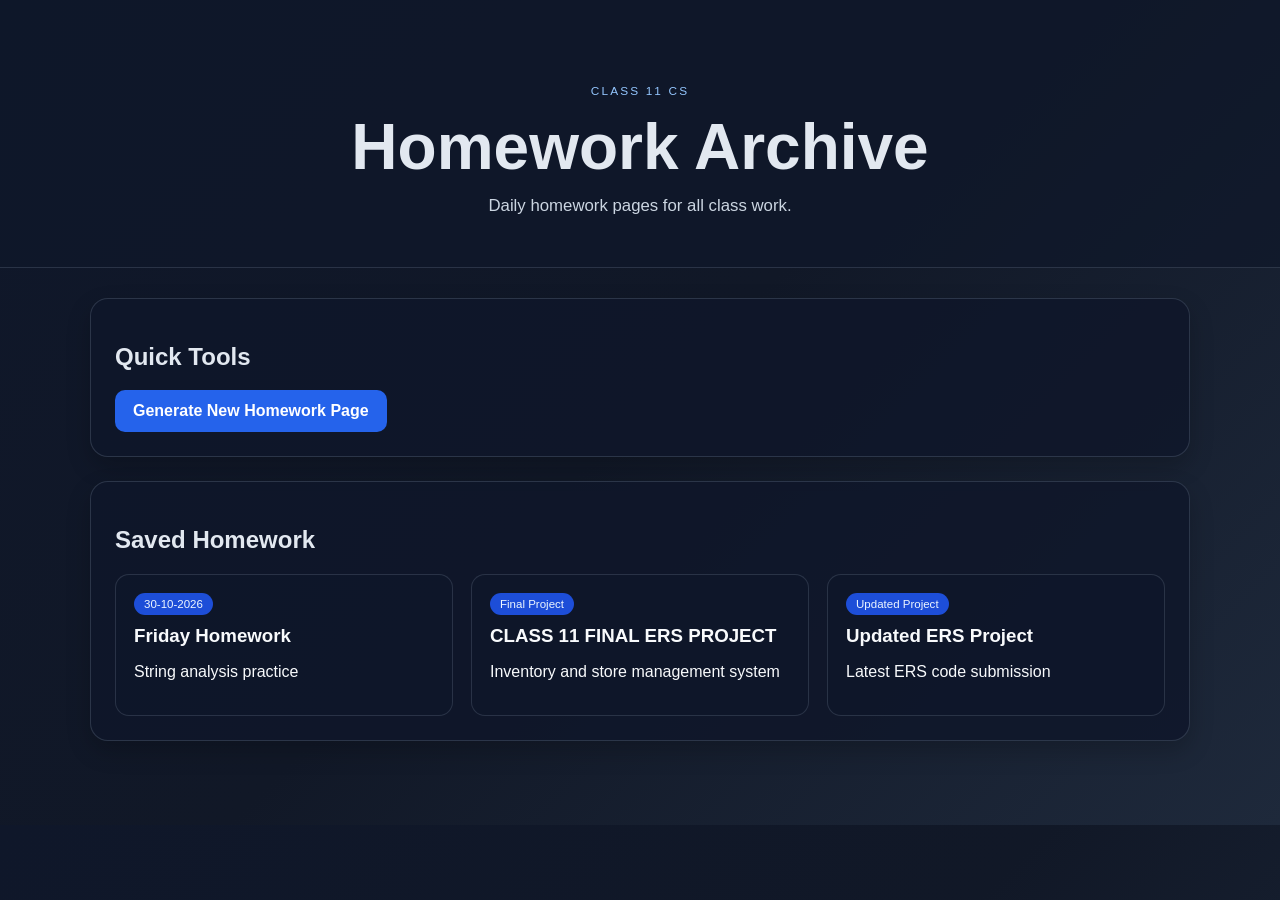
<file: index.html>
<!DOCTYPE html>
<html lang="en">
<head>
  <meta charset="UTF-8" />
  <meta name="viewport" content="width=device-width, initial-scale=1.0" />
  <title>Class 11 CS Homework Archive</title>
  <link rel="stylesheet" href="style.css" />
</head>
<body>
  <header class="hero">
    <div class="container narrow">
      <p class="eyebrow">Class 11 CS</p>
      <h1>Homework Archive</h1>
      <p class="subtitle">Daily homework pages for all class work.</p>
    </div>
  </header>

  <main class="container">
    <section class="panel actions-panel">
      <h2>Quick Tools</h2>
      <div class="button-row">
        <a class="btn primary" href="generator.html">Generate New Homework Page</a>
      </div>
    </section>

    <section class="panel archive-panel">
      <h2>Saved Homework</h2>
      <div class="entry-list">
        <a class="entry-card" href="pages/2026-10-30.html">
          <span class="date-pill">30-10-2026</span>
          <h3>Friday Homework</h3>
          <p>String analysis practice</p>
        </a>
        <a class="entry-card" href="pages/class-11-final-ers-project.html">
          <span class="date-pill">Final Project</span>
          <h3>CLASS 11 FINAL ERS PROJECT</h3>
          <p>Inventory and store management system</p>
        </a>
        <a class="entry-card" href="pages/updated-ers-project.html">
          <span class="date-pill">Updated Project</span>
          <h3>Updated ERS Project</h3>
          <p>Latest ERS code submission</p>
        </a>
      </div>
    </section>
  </main>
</body>
</html>
</file>
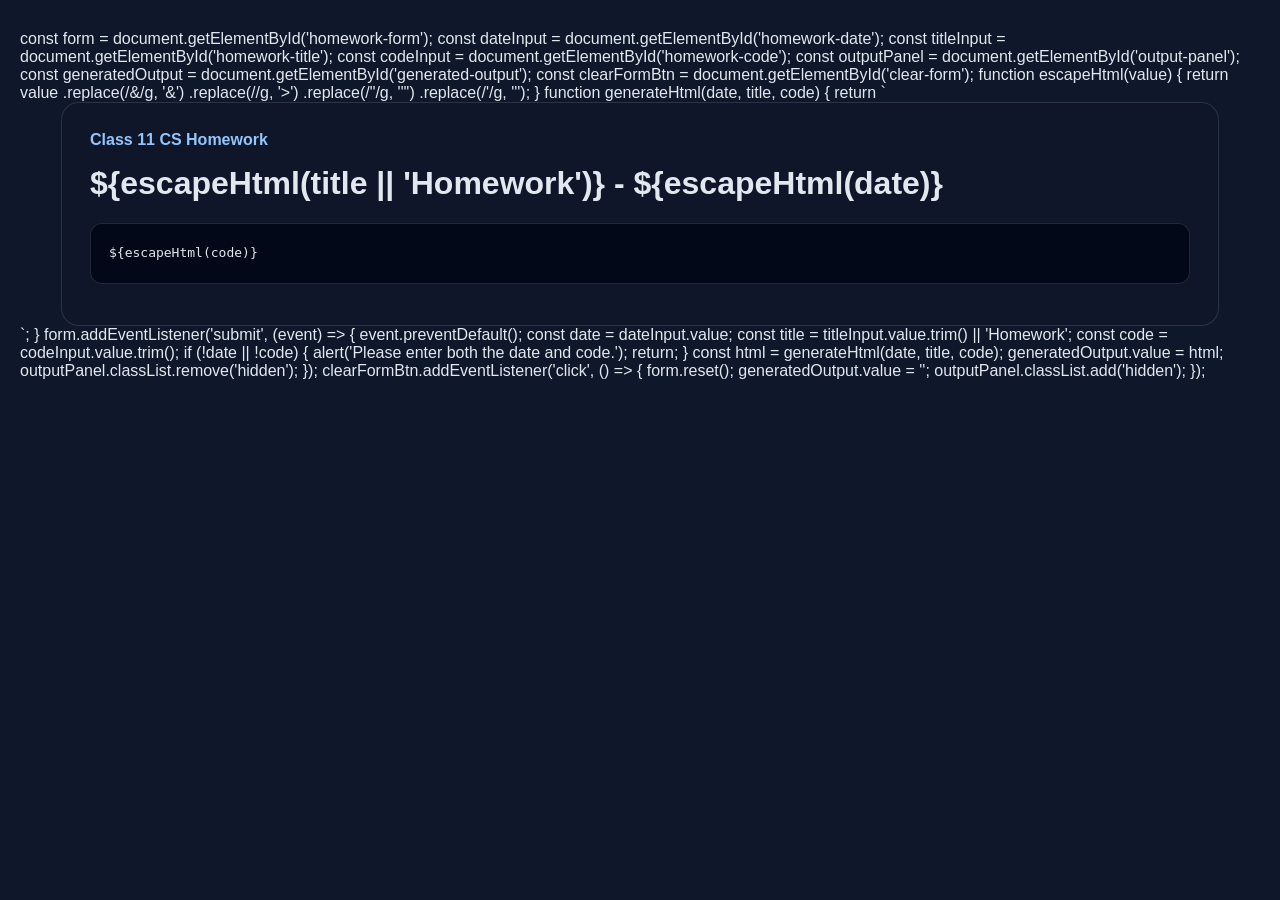
<file: pages/2026-10-30.html>
const form = document.getElementById('homework-form');
const dateInput = document.getElementById('homework-date');
const titleInput = document.getElementById('homework-title');
const codeInput = document.getElementById('homework-code');
const outputPanel = document.getElementById('output-panel');
const generatedOutput = document.getElementById('generated-output');
const clearFormBtn = document.getElementById('clear-form');

function escapeHtml(value) {
  return value
    .replace(/&/g, '&amp;')
    .replace(/</g, '&lt;')
    .replace(/>/g, '&gt;')
    .replace(/"/g, '&quot;')
    .replace(/'/g, '&#039;');
}

function generateHtml(date, title, code) {
  return `<!DOCTYPE html>
<html lang="en">
<head>
  <meta charset="UTF-8" />
  <meta name="viewport" content="width=device-width, initial-scale=1.0" />
  <title>${escapeHtml(title || 'Homework')} - ${escapeHtml(date)}</title>
  <style>
    body {
      margin: 0;
      font-family: Arial, Helvetica, sans-serif;
      background: #0f172a;
      color: #e2e8f0;
      padding: 30px 20px;
    }
    .container {
      max-width: 1100px;
      margin: 0 auto;
      background: rgba(15, 23, 42, 0.8);
      border: 1px solid rgba(148, 163, 184, 0.2);
      border-radius: 18px;
      padding: 28px;
    }
    h1 {
      margin-top: 0;
      font-size: 2rem;
    }
    .meta {
      color: #93c5fd;
      font-weight: bold;
      margin-bottom: 16px;
    }
    pre {
      background: #020817;
      color: #e2e8f0;
      border-radius: 12px;
      padding: 18px;
      overflow-x: auto;
      white-space: pre-wrap;
      word-wrap: break-word;
      line-height: 1.7;
      border: 1px solid rgba(148, 163, 184, 0.2);
    }
  </style>
</head>
<body>
  <div class="container">
    <div class="meta">Class 11 CS Homework</div>
    <h1>${escapeHtml(title || 'Homework')} - ${escapeHtml(date)}</h1>
    <pre><code>${escapeHtml(code)}</code></pre>
  </div>
</body>
</html>`;
}

form.addEventListener('submit', (event) => {
  event.preventDefault();

  const date = dateInput.value;
  const title = titleInput.value.trim() || 'Homework';
  const code = codeInput.value.trim();

  if (!date || !code) {
    alert('Please enter both the date and code.');
    return;
  }

  const html = generateHtml(date, title, code);
  generatedOutput.value = html;
  outputPanel.classList.remove('hidden');
});

clearFormBtn.addEventListener('click', () => {
  form.reset();
  generatedOutput.value = '';
  outputPanel.classList.add('hidden');
});
</file>
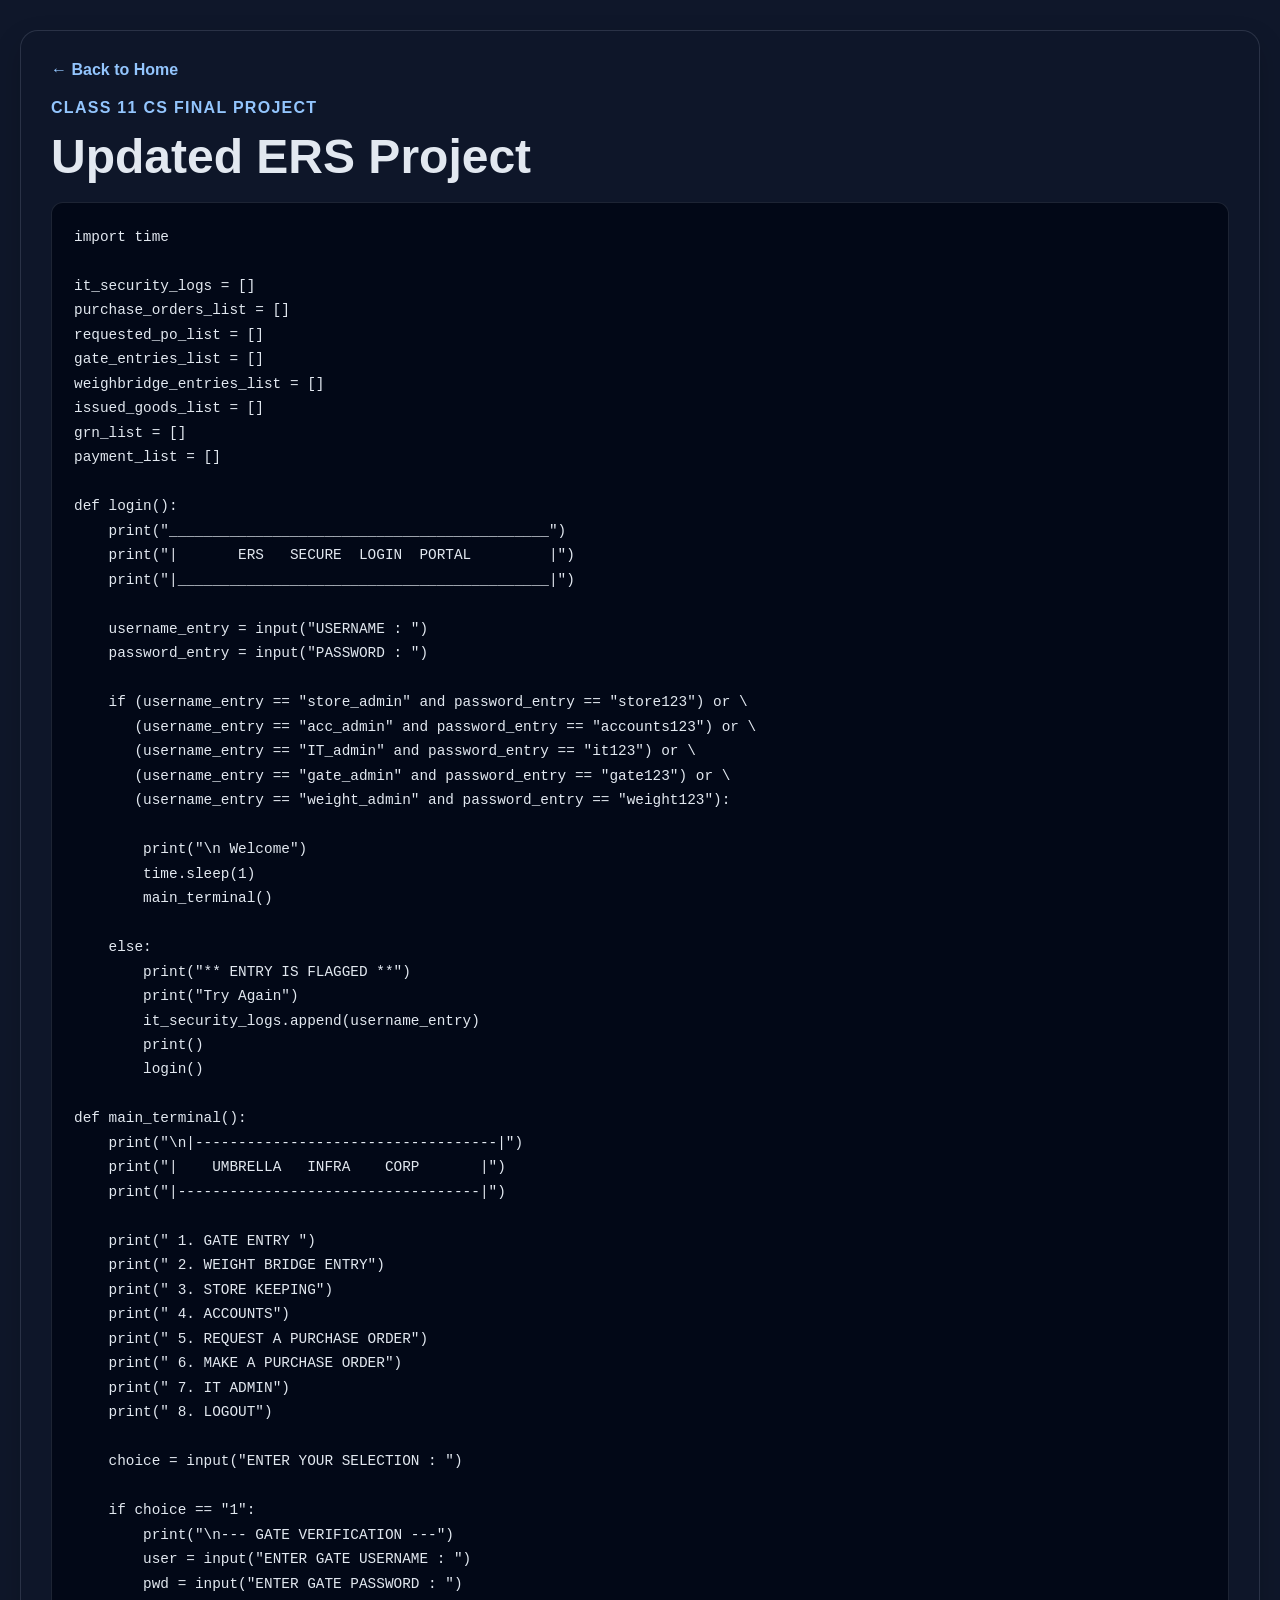
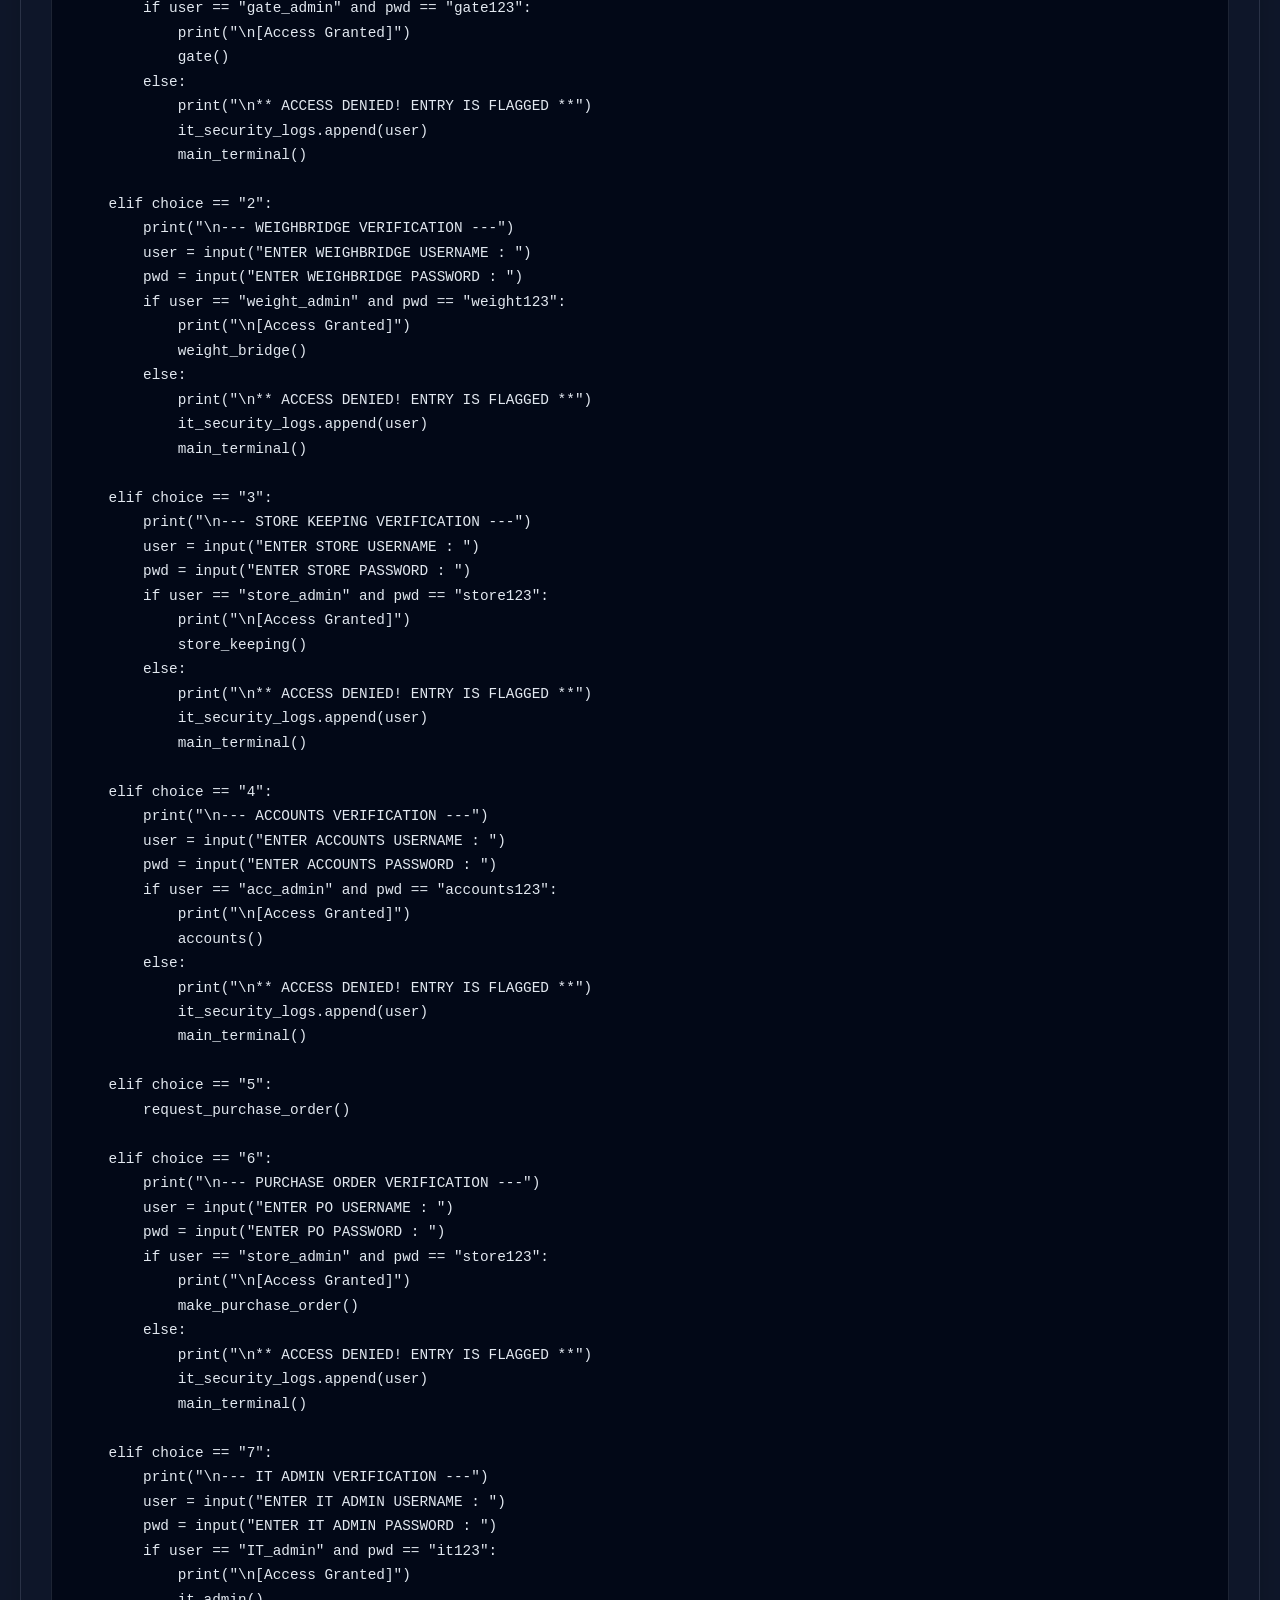
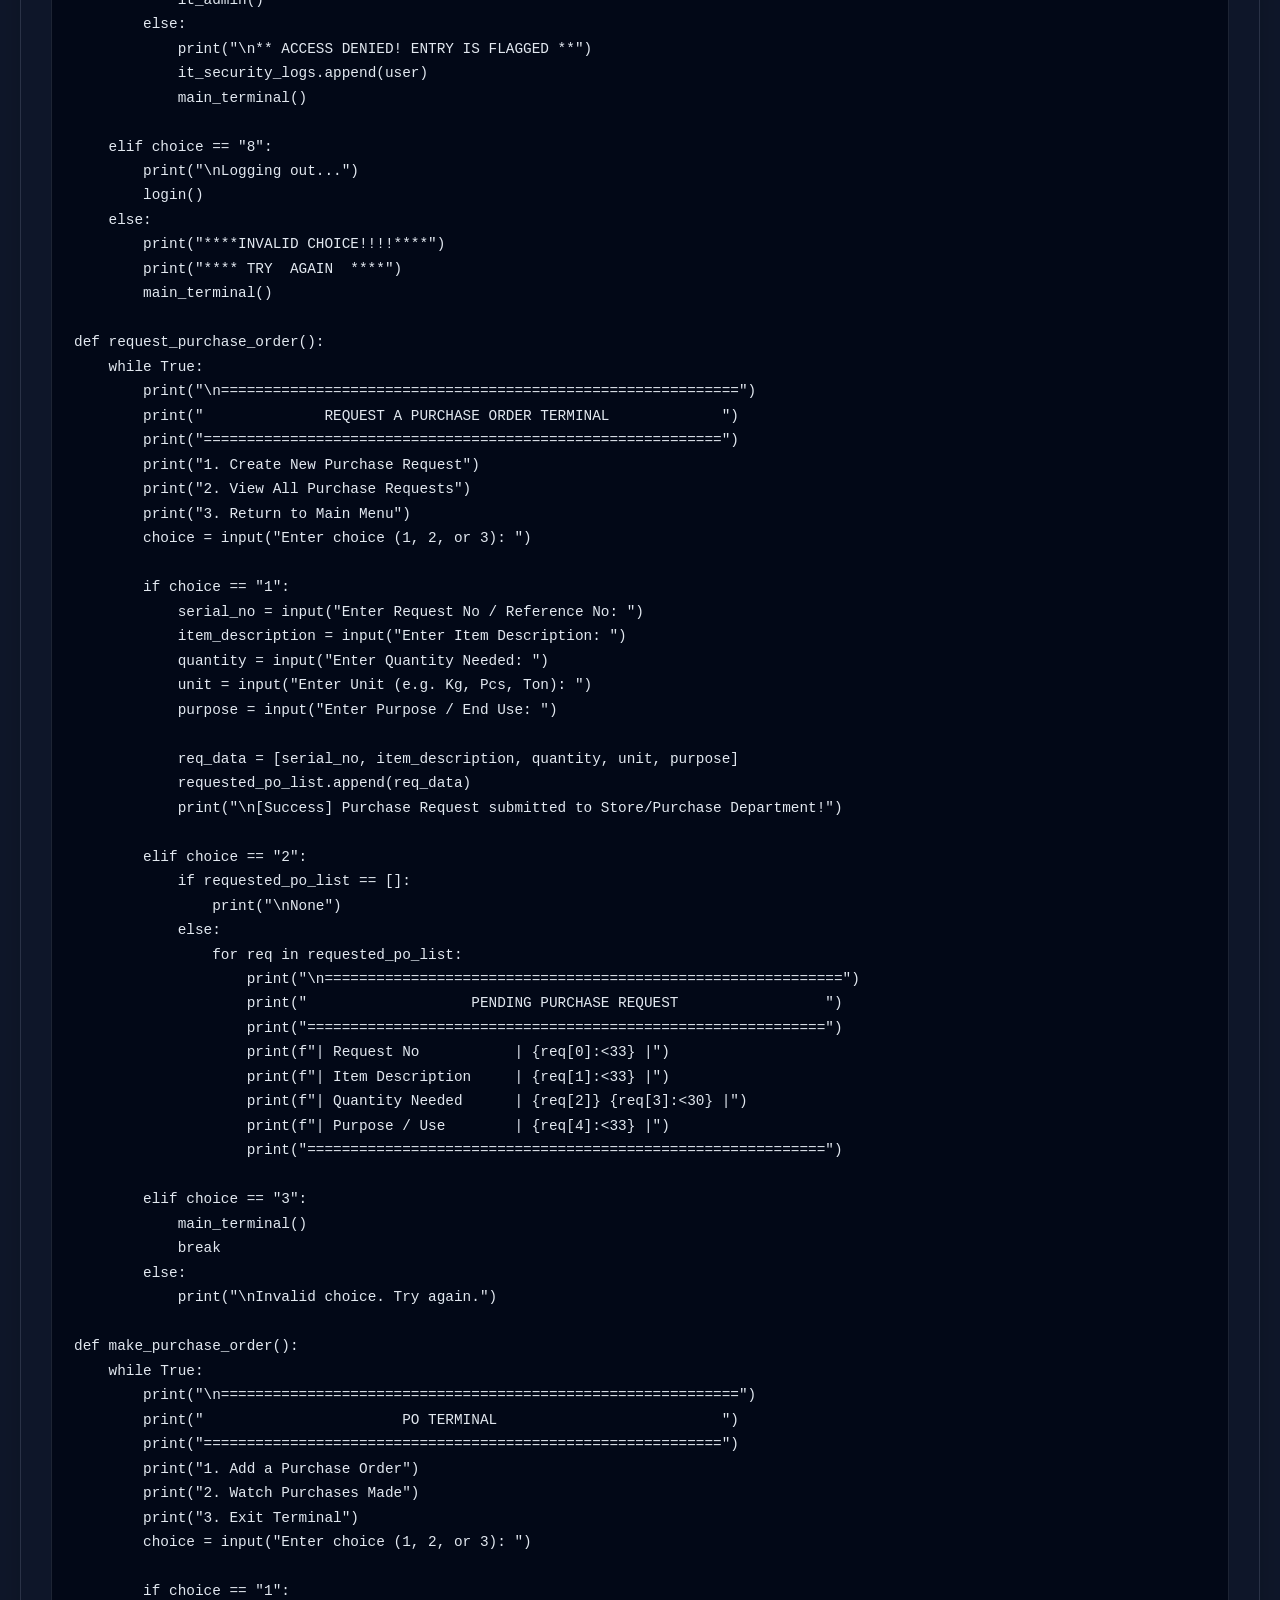
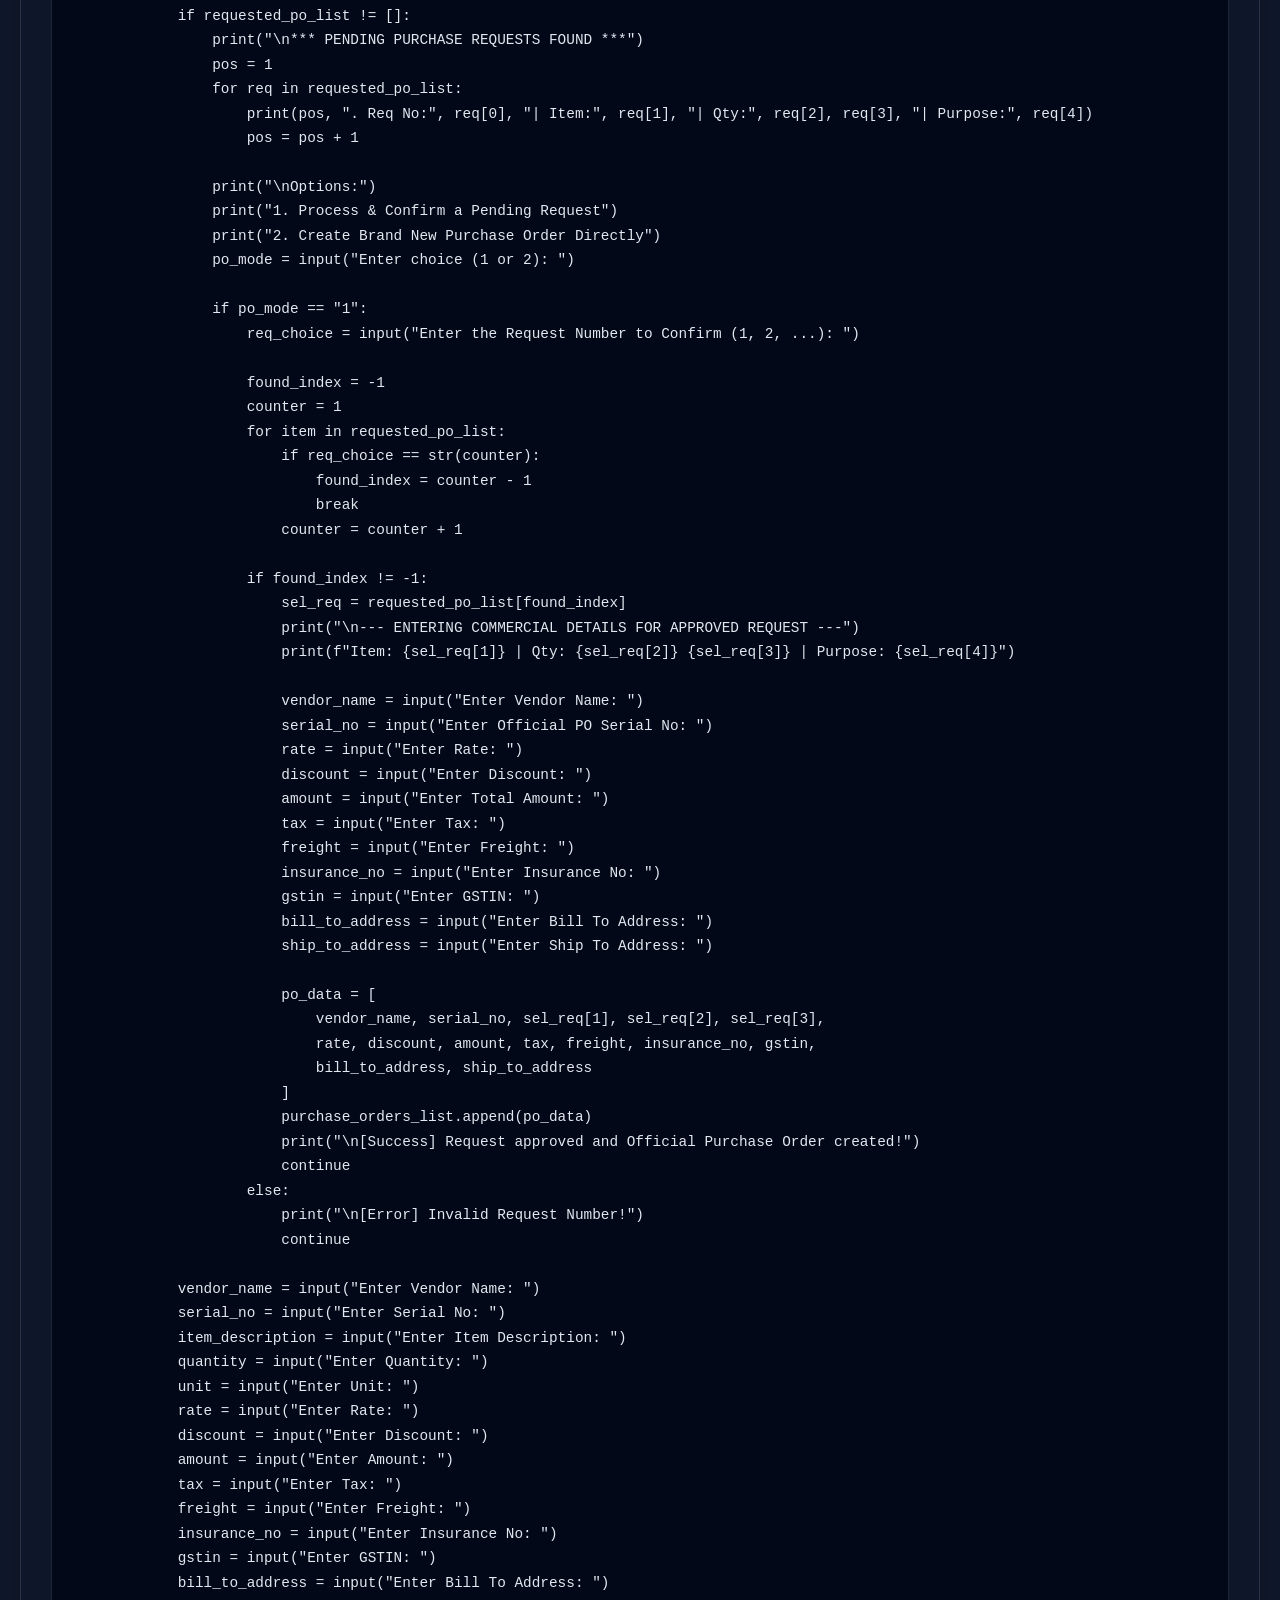
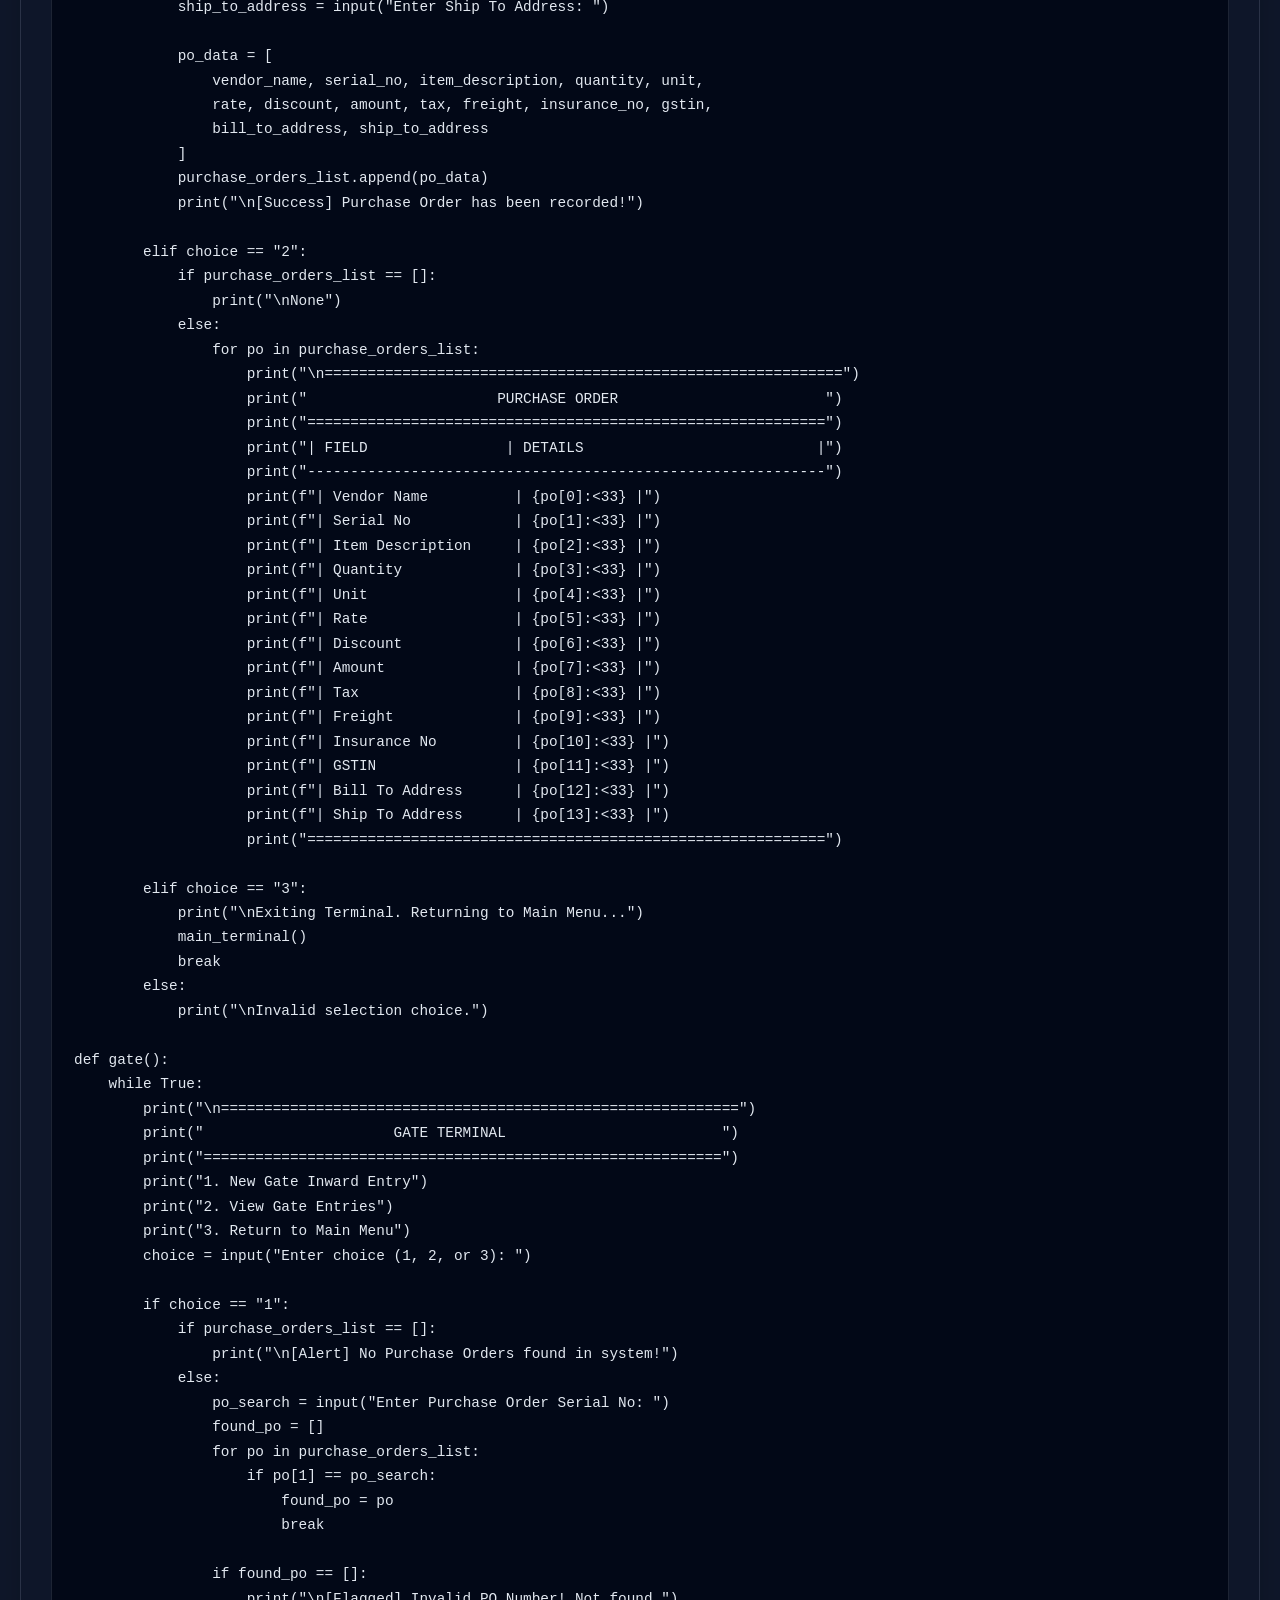
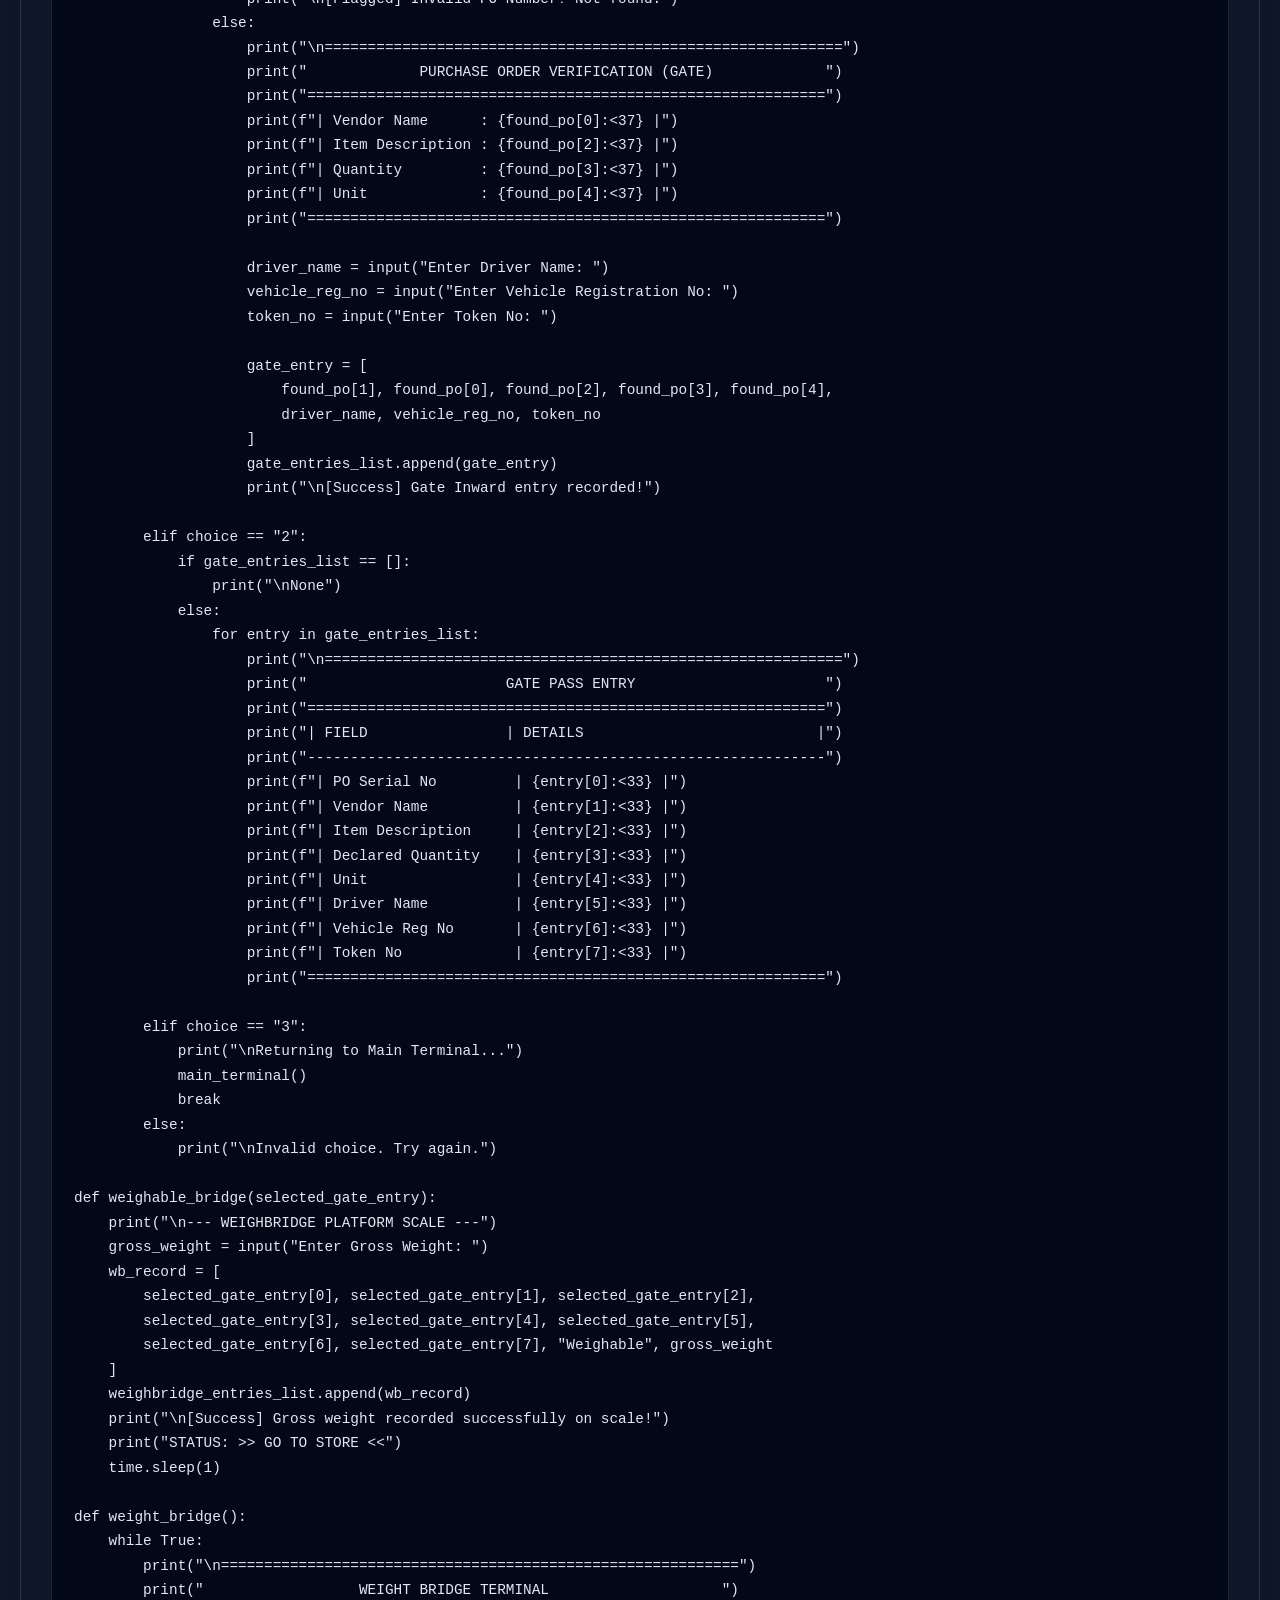
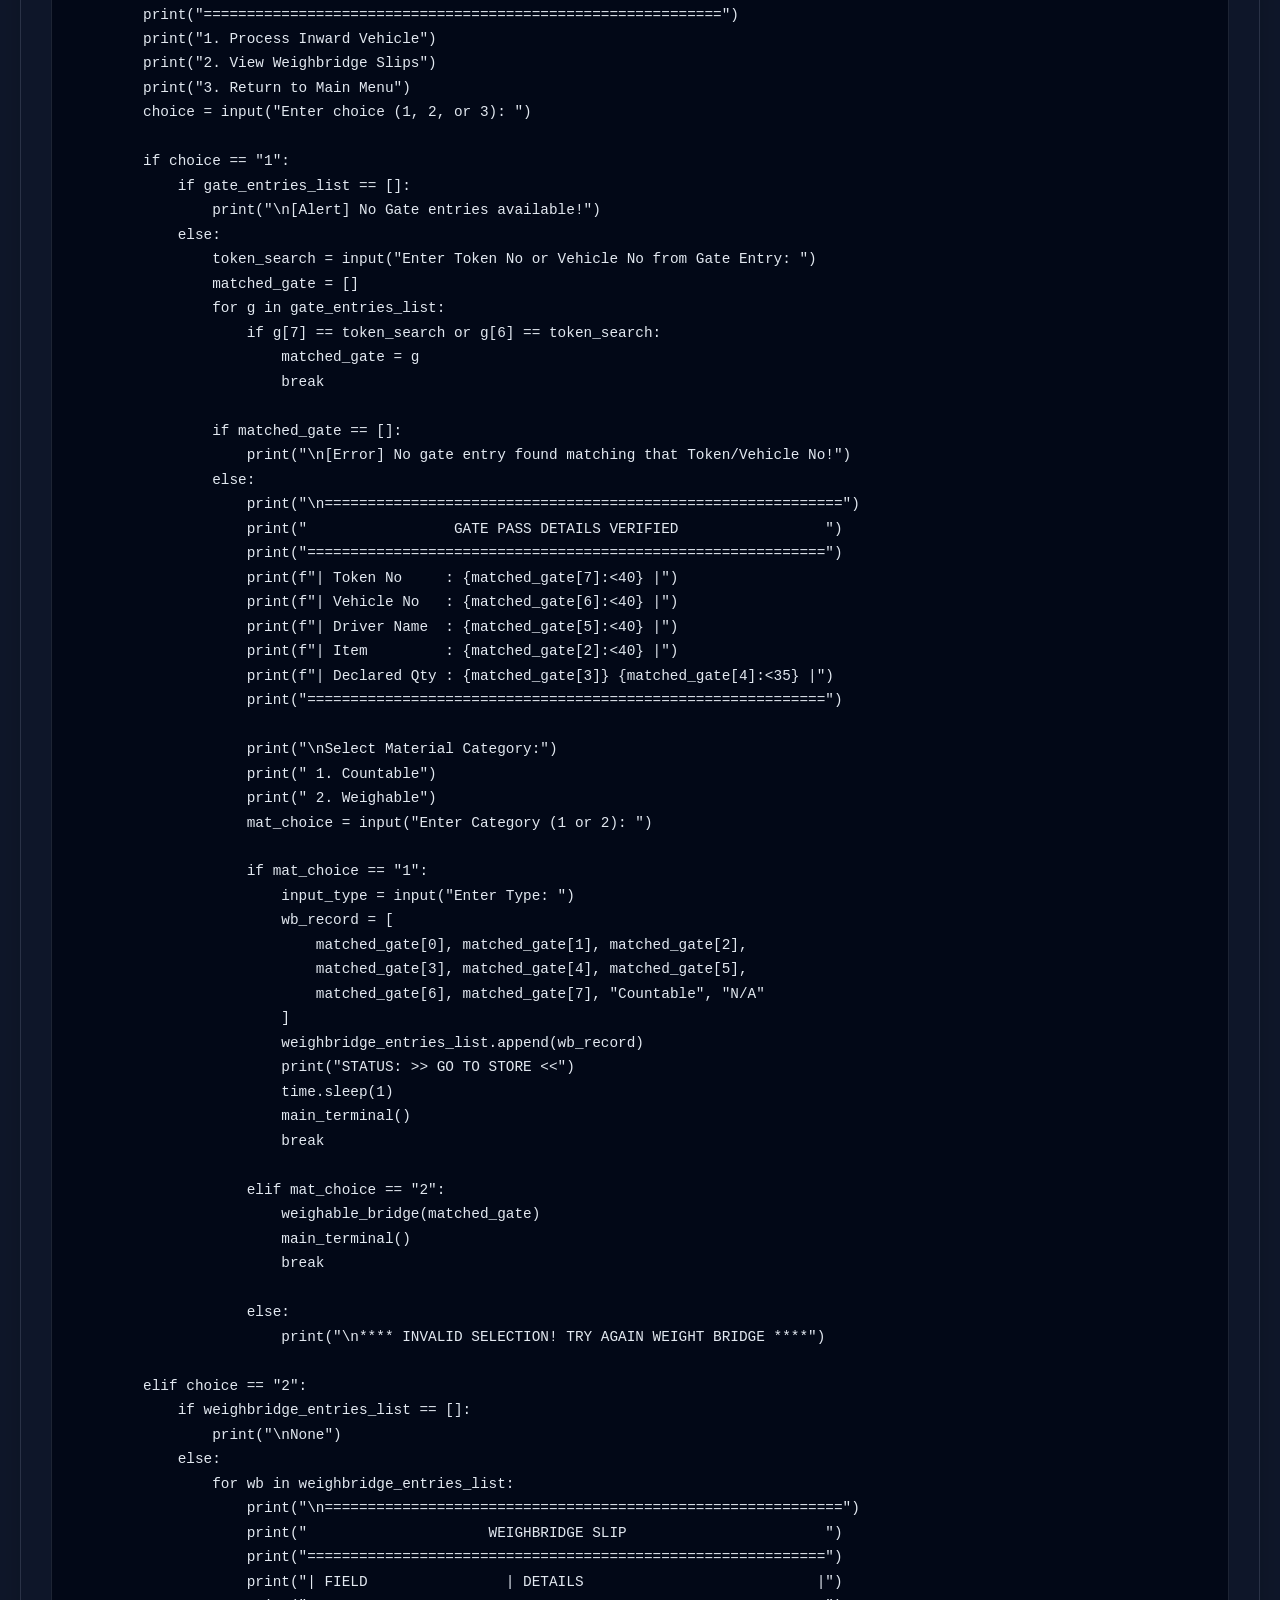
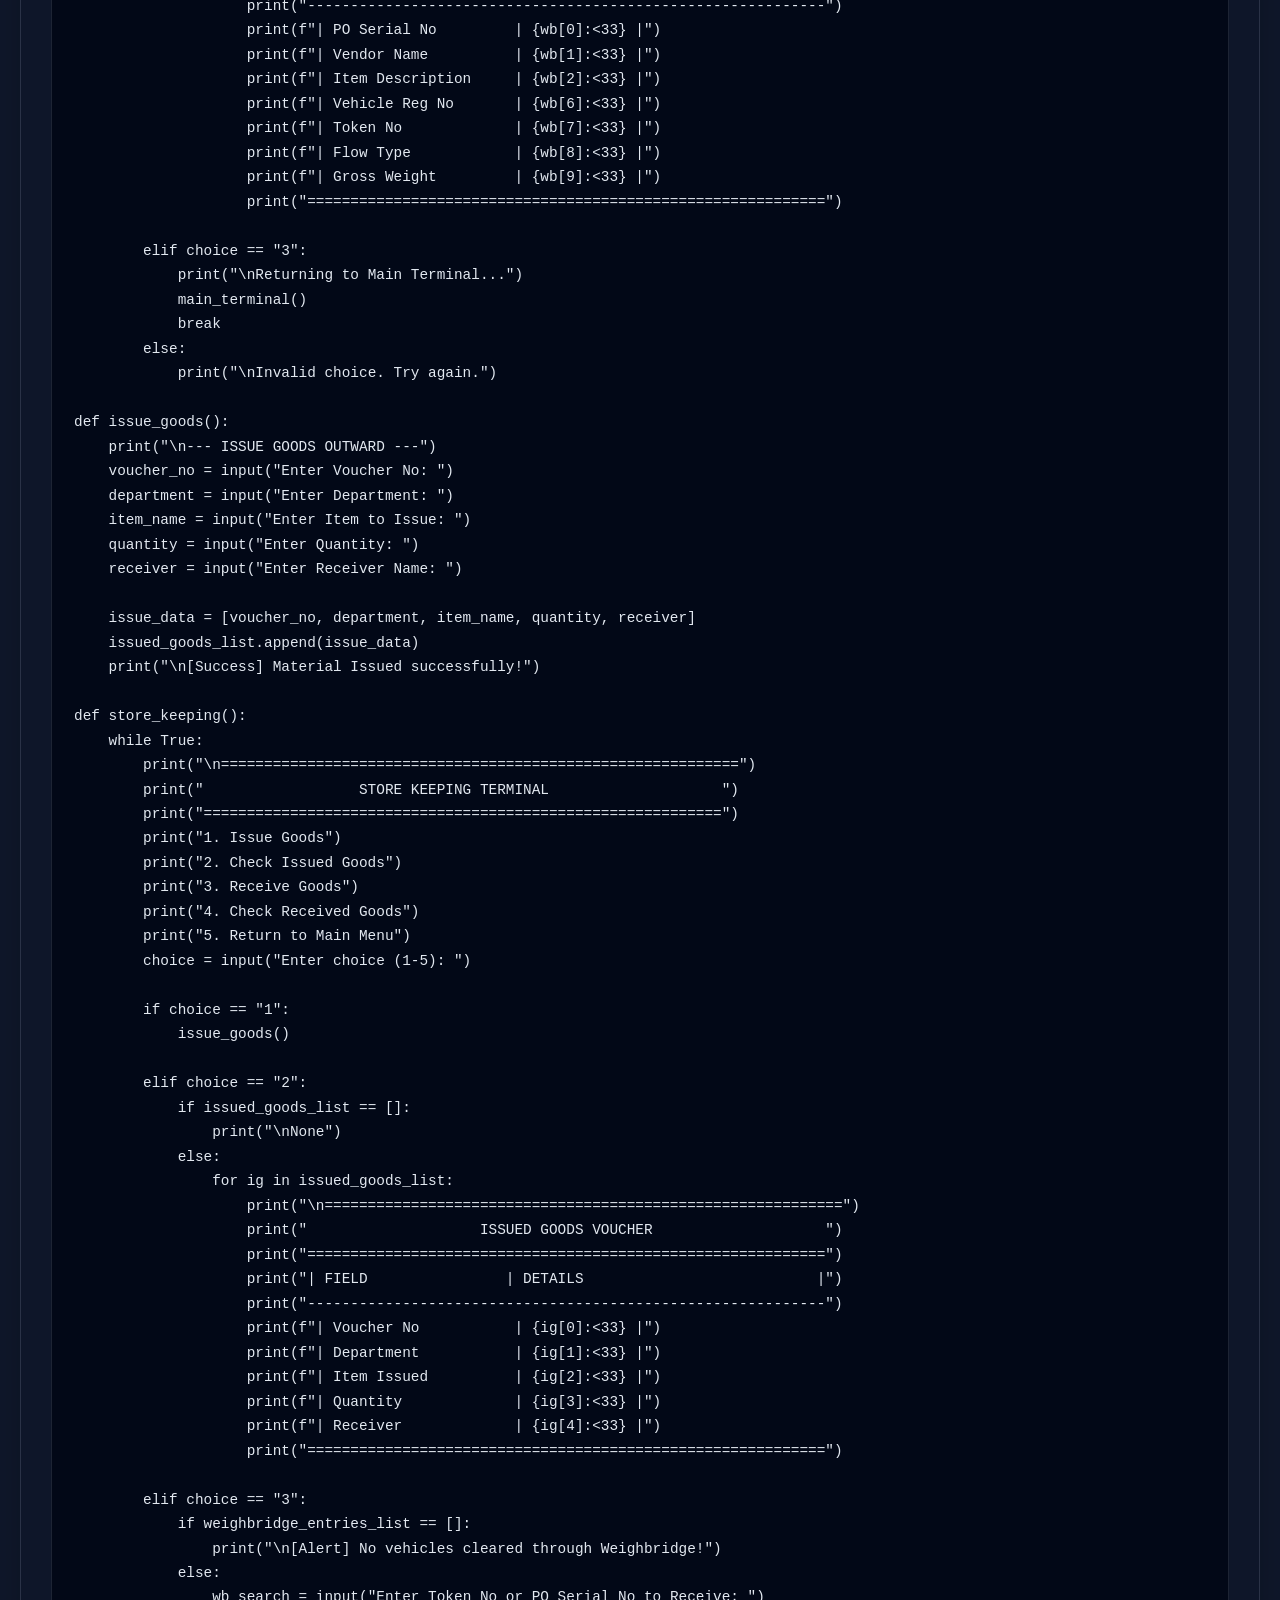
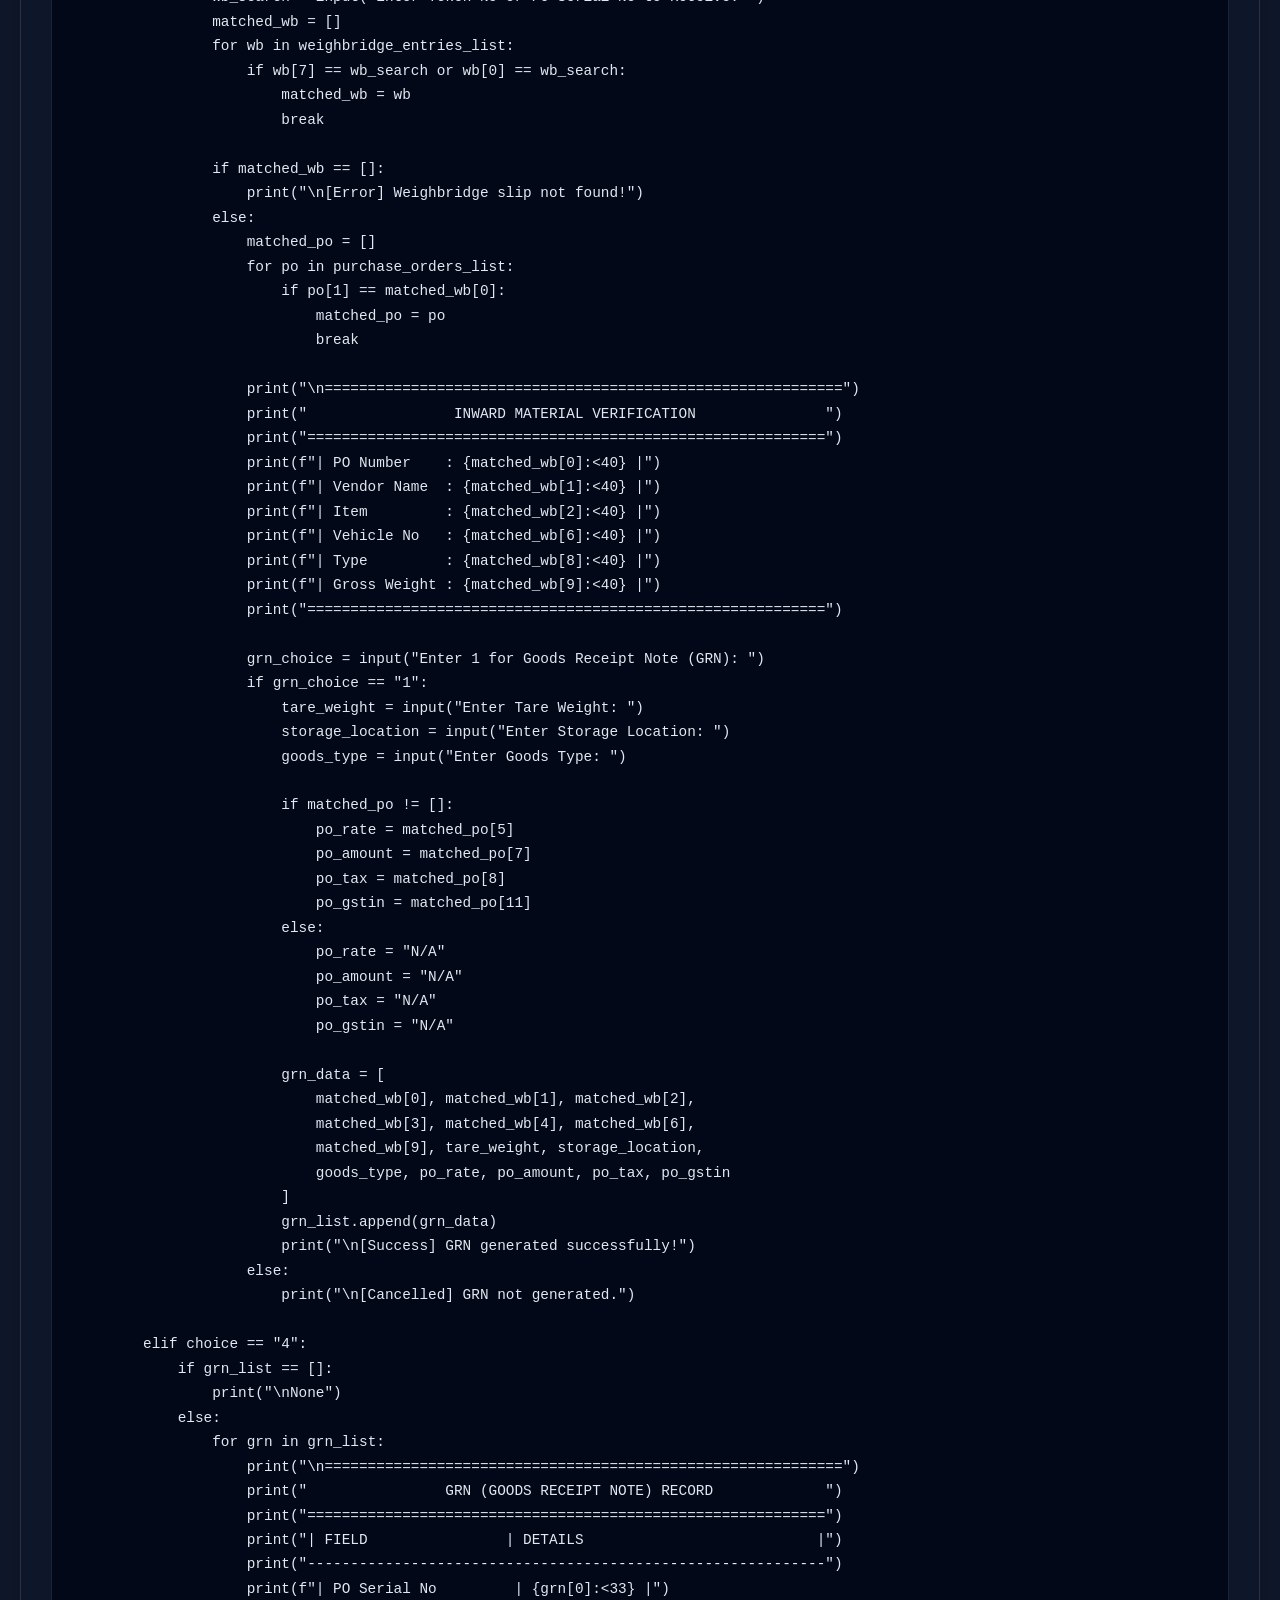
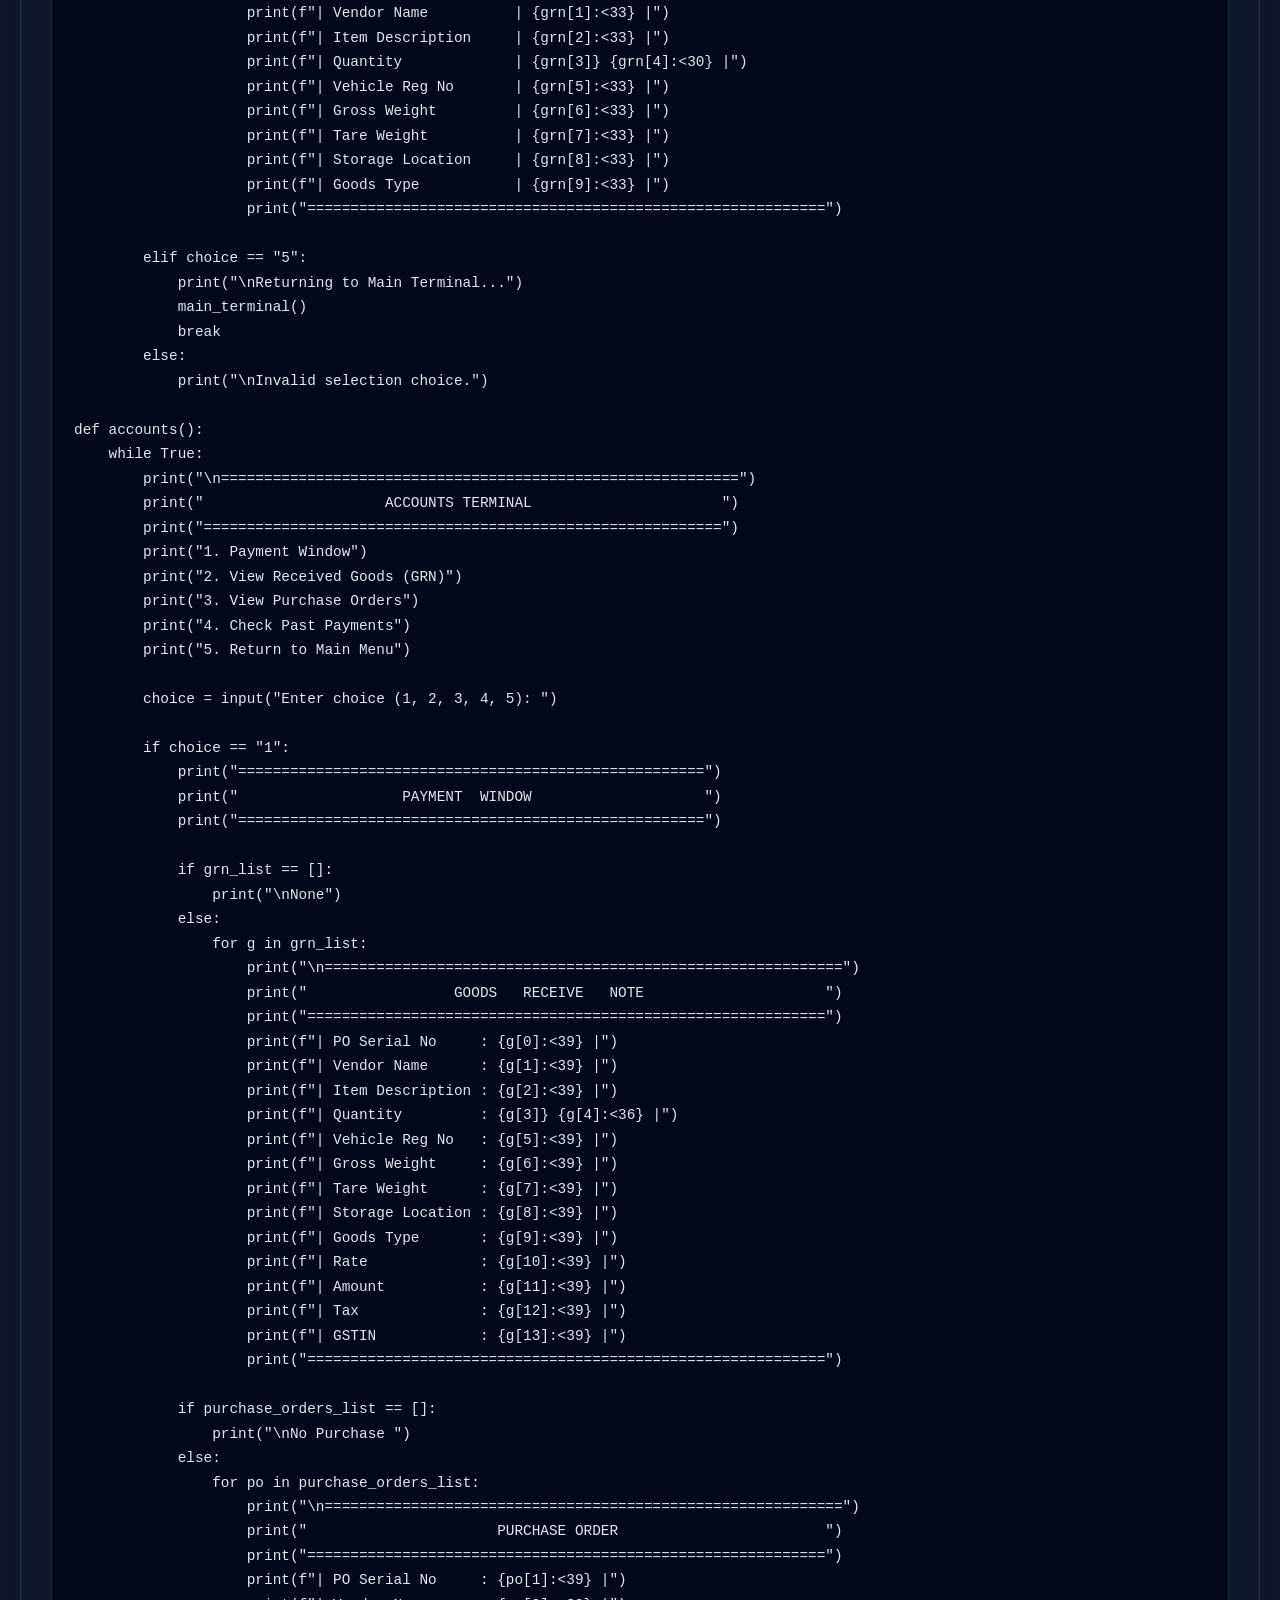
<file: pages/class-11-final-ers-project.html>
<!DOCTYPE html>
<html lang="en">
<head>
  <meta charset="UTF-8" />
  <meta name="viewport" content="width=device-width, initial-scale=1.0" />
  <title>Updated ERS Project</title>
  <style>
    body {
      margin: 0;
      font-family: Arial, Helvetica, sans-serif;
      background: #0f172a;
      color: #e2e8f0;
      padding: 30px 20px;
    }

    .container {
      max-width: 1200px;
      margin: 0 auto;
      background: rgba(15, 23, 42, 0.82);
      border: 1px solid rgba(148, 163, 184, 0.2);
      border-radius: 18px;
      padding: 30px;
      box-shadow: 0 12px 28px rgba(0, 0, 0, 0.18);
    }

    .meta {
      color: #93c5fd;
      font-weight: bold;
      letter-spacing: 0.08em;
      text-transform: uppercase;
      margin-bottom: 12px;
    }

    h1 {
      margin-top: 0;
      margin-bottom: 18px;
      font-size: clamp(2rem, 4vw, 3rem);
    }

    .back-link {
      display: inline-block;
      margin-bottom: 20px;
      color: #93c5fd;
      text-decoration: none;
      font-weight: bold;
    }

    pre {
      background: #020817;
      color: #e2e8f0;
      border: 1px solid rgba(148, 163, 184, 0.18);
      border-radius: 12px;
      padding: 22px;
      overflow-x: auto;
      white-space: pre-wrap;
      word-wrap: break-word;
      line-height: 1.7;
      font-size: 0.9rem;
      font-family: "Consolas", "Courier New", monospace;
    }
  </style>
</head>
<body>
  <div class="container">
    <a class="back-link" href="../index.html">← Back to Home</a>
    <div class="meta">Class 11 CS Final Project</div>
    <h1>Updated ERS Project</h1>

    <pre><code>import time

it_security_logs = []
purchase_orders_list = []
requested_po_list = []
gate_entries_list = []
weighbridge_entries_list = []
issued_goods_list = []
grn_list = []
payment_list = []

def login():
    print("____________________________________________")
    print("|       ERS   SECURE  LOGIN  PORTAL         |") 
    print("|___________________________________________|")

    username_entry = input("USERNAME : ")
    password_entry = input("PASSWORD : ")

    if (username_entry == "store_admin" and password_entry == "store123") or \
       (username_entry == "acc_admin" and password_entry == "accounts123") or \
       (username_entry == "IT_admin" and password_entry == "it123") or \
       (username_entry == "gate_admin" and password_entry == "gate123") or \
       (username_entry == "weight_admin" and password_entry == "weight123"):

        print("\n Welcome") 
        time.sleep(1)
        main_terminal()  
        
    else:
        print("** ENTRY IS FLAGGED **")
        print("Try Again")
        it_security_logs.append(username_entry)
        print()  
        login()

def main_terminal():
    print("\n|-----------------------------------|")
    print("|    UMBRELLA   INFRA    CORP       |")
    print("|-----------------------------------|")
    
    print(" 1. GATE ENTRY ")
    print(" 2. WEIGHT BRIDGE ENTRY")
    print(" 3. STORE KEEPING")
    print(" 4. ACCOUNTS")
    print(" 5. REQUEST A PURCHASE ORDER")
    print(" 6. MAKE A PURCHASE ORDER")
    print(" 7. IT ADMIN")
    print(" 8. LOGOUT")

    choice = input("ENTER YOUR SELECTION : ")

    if choice == "1":
        print("\n--- GATE VERIFICATION ---")
        user = input("ENTER GATE USERNAME : ")
        pwd = input("ENTER GATE PASSWORD : ")
        if user == "gate_admin" and pwd == "gate123":
            print("\n[Access Granted]")
            gate()
        else:
            print("\n** ACCESS DENIED! ENTRY IS FLAGGED **")
            it_security_logs.append(user)
            main_terminal()

    elif choice == "2":
        print("\n--- WEIGHBRIDGE VERIFICATION ---")
        user = input("ENTER WEIGHBRIDGE USERNAME : ")
        pwd = input("ENTER WEIGHBRIDGE PASSWORD : ")
        if user == "weight_admin" and pwd == "weight123":
            print("\n[Access Granted]")
            weight_bridge()
        else:
            print("\n** ACCESS DENIED! ENTRY IS FLAGGED **")
            it_security_logs.append(user)
            main_terminal()

    elif choice == "3": 
        print("\n--- STORE KEEPING VERIFICATION ---")
        user = input("ENTER STORE USERNAME : ")
        pwd = input("ENTER STORE PASSWORD : ")
        if user == "store_admin" and pwd == "store123":
            print("\n[Access Granted]")
            store_keeping()
        else:
            print("\n** ACCESS DENIED! ENTRY IS FLAGGED **")
            it_security_logs.append(user)
            main_terminal()

    elif choice == "4":
        print("\n--- ACCOUNTS VERIFICATION ---")
        user = input("ENTER ACCOUNTS USERNAME : ")
        pwd = input("ENTER ACCOUNTS PASSWORD : ")
        if user == "acc_admin" and pwd == "accounts123":
            print("\n[Access Granted]")
            accounts()
        else:
            print("\n** ACCESS DENIED! ENTRY IS FLAGGED **")
            it_security_logs.append(user)
            main_terminal()

    elif choice == "5":
        request_purchase_order()

    elif choice == "6":
        print("\n--- PURCHASE ORDER VERIFICATION ---")
        user = input("ENTER PO USERNAME : ")
        pwd = input("ENTER PO PASSWORD : ")
        if user == "store_admin" and pwd == "store123":
            print("\n[Access Granted]")
            make_purchase_order()
        else:
            print("\n** ACCESS DENIED! ENTRY IS FLAGGED **")
            it_security_logs.append(user)
            main_terminal()

    elif choice == "7":
        print("\n--- IT ADMIN VERIFICATION ---")
        user = input("ENTER IT ADMIN USERNAME : ")
        pwd = input("ENTER IT ADMIN PASSWORD : ")
        if user == "IT_admin" and pwd == "it123":
            print("\n[Access Granted]")
            it_admin()
        else:
            print("\n** ACCESS DENIED! ENTRY IS FLAGGED **")
            it_security_logs.append(user)
            main_terminal()

    elif choice == "8":
        print("\nLogging out...")
        login()
    else:
        print("****INVALID CHOICE!!!!****")
        print("**** TRY  AGAIN  ****")
        main_terminal()

def request_purchase_order():
    while True:
        print("\n============================================================")
        print("              REQUEST A PURCHASE ORDER TERMINAL             ")
        print("============================================================")
        print("1. Create New Purchase Request")
        print("2. View All Purchase Requests")
        print("3. Return to Main Menu")
        choice = input("Enter choice (1, 2, or 3): ")

        if choice == "1":
            serial_no = input("Enter Request No / Reference No: ")
            item_description = input("Enter Item Description: ")
            quantity = input("Enter Quantity Needed: ")
            unit = input("Enter Unit (e.g. Kg, Pcs, Ton): ")
            purpose = input("Enter Purpose / End Use: ")

            req_data = [serial_no, item_description, quantity, unit, purpose]
            requested_po_list.append(req_data)
            print("\n[Success] Purchase Request submitted to Store/Purchase Department!")

        elif choice == "2":
            if requested_po_list == []:
                print("\nNone")
            else:
                for req in requested_po_list:
                    print("\n============================================================")
                    print("                   PENDING PURCHASE REQUEST                 ")
                    print("============================================================")
                    print(f"| Request No           | {req[0]:<33} |")
                    print(f"| Item Description     | {req[1]:<33} |")
                    print(f"| Quantity Needed      | {req[2]} {req[3]:<30} |")
                    print(f"| Purpose / Use        | {req[4]:<33} |")
                    print("============================================================")

        elif choice == "3":
            main_terminal()
            break
        else:
            print("\nInvalid choice. Try again.")

def make_purchase_order():
    while True:
        print("\n============================================================")
        print("                       PO TERMINAL                          ")
        print("============================================================")
        print("1. Add a Purchase Order")
        print("2. Watch Purchases Made")
        print("3. Exit Terminal")
        choice = input("Enter choice (1, 2, or 3): ")
        
        if choice == "1":
            if requested_po_list != []:
                print("\n*** PENDING PURCHASE REQUESTS FOUND ***")
                pos = 1
                for req in requested_po_list:
                    print(pos, ". Req No:", req[0], "| Item:", req[1], "| Qty:", req[2], req[3], "| Purpose:", req[4])
                    pos = pos + 1

                print("\nOptions:")
                print("1. Process & Confirm a Pending Request")
                print("2. Create Brand New Purchase Order Directly")
                po_mode = input("Enter choice (1 or 2): ")

                if po_mode == "1":
                    req_choice = input("Enter the Request Number to Confirm (1, 2, ...): ")
                    
                    found_index = -1
                    counter = 1
                    for item in requested_po_list:
                        if req_choice == str(counter):
                            found_index = counter - 1
                            break
                        counter = counter + 1

                    if found_index != -1:
                        sel_req = requested_po_list[found_index]
                        print("\n--- ENTERING COMMERCIAL DETAILS FOR APPROVED REQUEST ---")
                        print(f"Item: {sel_req[1]} | Qty: {sel_req[2]} {sel_req[3]} | Purpose: {sel_req[4]}")
                        
                        vendor_name = input("Enter Vendor Name: ")
                        serial_no = input("Enter Official PO Serial No: ")
                        rate = input("Enter Rate: ")
                        discount = input("Enter Discount: ")
                        amount = input("Enter Total Amount: ")
                        tax = input("Enter Tax: ")
                        freight = input("Enter Freight: ")
                        insurance_no = input("Enter Insurance No: ")
                        gstin = input("Enter GSTIN: ")
                        bill_to_address = input("Enter Bill To Address: ")
                        ship_to_address = input("Enter Ship To Address: ")

                        po_data = [
                            vendor_name, serial_no, sel_req[1], sel_req[2], sel_req[3],
                            rate, discount, amount, tax, freight, insurance_no, gstin,
                            bill_to_address, ship_to_address
                        ]
                        purchase_orders_list.append(po_data)
                        print("\n[Success] Request approved and Official Purchase Order created!")
                        continue
                    else:
                        print("\n[Error] Invalid Request Number!")
                        continue

            vendor_name = input("Enter Vendor Name: ")
            serial_no = input("Enter Serial No: ")
            item_description = input("Enter Item Description: ")
            quantity = input("Enter Quantity: ")
            unit = input("Enter Unit: ")
            rate = input("Enter Rate: ")
            discount = input("Enter Discount: ")
            amount = input("Enter Amount: ")
            tax = input("Enter Tax: ")
            freight = input("Enter Freight: ")
            insurance_no = input("Enter Insurance No: ")
            gstin = input("Enter GSTIN: ")
            bill_to_address = input("Enter Bill To Address: ")
            ship_to_address = input("Enter Ship To Address: ")
            
            po_data = [
                vendor_name, serial_no, item_description, quantity, unit, 
                rate, discount, amount, tax, freight, insurance_no, gstin, 
                bill_to_address, ship_to_address
            ]
            purchase_orders_list.append(po_data)
            print("\n[Success] Purchase Order has been recorded!")
            
        elif choice == "2":
            if purchase_orders_list == []:
                print("\nNone")
            else:
                for po in purchase_orders_list:
                    print("\n============================================================")
                    print("                      PURCHASE ORDER                        ")
                    print("============================================================")
                    print("| FIELD                | DETAILS                           |")
                    print("------------------------------------------------------------")
                    print(f"| Vendor Name          | {po[0]:<33} |")
                    print(f"| Serial No            | {po[1]:<33} |")
                    print(f"| Item Description     | {po[2]:<33} |")
                    print(f"| Quantity             | {po[3]:<33} |")
                    print(f"| Unit                 | {po[4]:<33} |")
                    print(f"| Rate                 | {po[5]:<33} |")
                    print(f"| Discount             | {po[6]:<33} |")
                    print(f"| Amount               | {po[7]:<33} |")
                    print(f"| Tax                  | {po[8]:<33} |")
                    print(f"| Freight              | {po[9]:<33} |")
                    print(f"| Insurance No         | {po[10]:<33} |")
                    print(f"| GSTIN                | {po[11]:<33} |")
                    print(f"| Bill To Address      | {po[12]:<33} |")
                    print(f"| Ship To Address      | {po[13]:<33} |")
                    print("============================================================")
                    
        elif choice == "3":
            print("\nExiting Terminal. Returning to Main Menu...")
            main_terminal()
            break
        else:
            print("\nInvalid selection choice.")

def gate():
    while True:
        print("\n============================================================")
        print("                      GATE TERMINAL                         ")
        print("============================================================")
        print("1. New Gate Inward Entry")
        print("2. View Gate Entries")
        print("3. Return to Main Menu")
        choice = input("Enter choice (1, 2, or 3): ")

        if choice == "1":
            if purchase_orders_list == []:
                print("\n[Alert] No Purchase Orders found in system!")
            else:
                po_search = input("Enter Purchase Order Serial No: ")
                found_po = []
                for po in purchase_orders_list:
                    if po[1] == po_search:
                        found_po = po
                        break

                if found_po == []:
                    print("\n[Flagged] Invalid PO Number! Not found.")
                else:
                    print("\n============================================================")
                    print("             PURCHASE ORDER VERIFICATION (GATE)             ")
                    print("============================================================")
                    print(f"| Vendor Name      : {found_po[0]:<37} |")
                    print(f"| Item Description : {found_po[2]:<37} |")
                    print(f"| Quantity         : {found_po[3]:<37} |")
                    print(f"| Unit             : {found_po[4]:<37} |")
                    print("============================================================")

                    driver_name = input("Enter Driver Name: ")
                    vehicle_reg_no = input("Enter Vehicle Registration No: ")
                    token_no = input("Enter Token No: ")

                    gate_entry = [
                        found_po[1], found_po[0], found_po[2], found_po[3], found_po[4],
                        driver_name, vehicle_reg_no, token_no
                    ]
                    gate_entries_list.append(gate_entry)
                    print("\n[Success] Gate Inward entry recorded!")

        elif choice == "2":
            if gate_entries_list == []:
                print("\nNone")
            else:
                for entry in gate_entries_list:
                    print("\n============================================================")
                    print("                       GATE PASS ENTRY                      ")
                    print("============================================================")
                    print("| FIELD                | DETAILS                           |")
                    print("------------------------------------------------------------")
                    print(f"| PO Serial No         | {entry[0]:<33} |")
                    print(f"| Vendor Name          | {entry[1]:<33} |")
                    print(f"| Item Description     | {entry[2]:<33} |")
                    print(f"| Declared Quantity    | {entry[3]:<33} |")
                    print(f"| Unit                 | {entry[4]:<33} |")
                    print(f"| Driver Name          | {entry[5]:<33} |")
                    print(f"| Vehicle Reg No       | {entry[6]:<33} |")
                    print(f"| Token No             | {entry[7]:<33} |")
                    print("============================================================")

        elif choice == "3":
            print("\nReturning to Main Terminal...")
            main_terminal()
            break
        else:
            print("\nInvalid choice. Try again.")

def weighable_bridge(selected_gate_entry):
    print("\n--- WEIGHBRIDGE PLATFORM SCALE ---")
    gross_weight = input("Enter Gross Weight: ")
    wb_record = [
        selected_gate_entry[0], selected_gate_entry[1], selected_gate_entry[2],
        selected_gate_entry[3], selected_gate_entry[4], selected_gate_entry[5],
        selected_gate_entry[6], selected_gate_entry[7], "Weighable", gross_weight
    ]
    weighbridge_entries_list.append(wb_record)
    print("\n[Success] Gross weight recorded successfully on scale!")
    print("STATUS: >> GO TO STORE <<")
    time.sleep(1)

def weight_bridge():
    while True:
        print("\n============================================================")
        print("                  WEIGHT BRIDGE TERMINAL                    ")
        print("============================================================")
        print("1. Process Inward Vehicle")
        print("2. View Weighbridge Slips")
        print("3. Return to Main Menu")
        choice = input("Enter choice (1, 2, or 3): ")

        if choice == "1":
            if gate_entries_list == []:
                print("\n[Alert] No Gate entries available!")
            else:
                token_search = input("Enter Token No or Vehicle No from Gate Entry: ")
                matched_gate = []
                for g in gate_entries_list:
                    if g[7] == token_search or g[6] == token_search:
                        matched_gate = g
                        break

                if matched_gate == []:
                    print("\n[Error] No gate entry found matching that Token/Vehicle No!")
                else:
                    print("\n============================================================")
                    print("                 GATE PASS DETAILS VERIFIED                 ")
                    print("============================================================")
                    print(f"| Token No     : {matched_gate[7]:<40} |")
                    print(f"| Vehicle No   : {matched_gate[6]:<40} |")
                    print(f"| Driver Name  : {matched_gate[5]:<40} |")
                    print(f"| Item         : {matched_gate[2]:<40} |")
                    print(f"| Declared Qty : {matched_gate[3]} {matched_gate[4]:<35} |")
                    print("============================================================")

                    print("\nSelect Material Category:")
                    print(" 1. Countable")
                    print(" 2. Weighable")
                    mat_choice = input("Enter Category (1 or 2): ")

                    if mat_choice == "1":
                        input_type = input("Enter Type: ")
                        wb_record = [
                            matched_gate[0], matched_gate[1], matched_gate[2],
                            matched_gate[3], matched_gate[4], matched_gate[5],
                            matched_gate[6], matched_gate[7], "Countable", "N/A"
                        ]
                        weighbridge_entries_list.append(wb_record)
                        print("STATUS: >> GO TO STORE <<")
                        time.sleep(1)
                        main_terminal()
                        break

                    elif mat_choice == "2":
                        weighable_bridge(matched_gate)
                        main_terminal()
                        break

                    else:
                        print("\n**** INVALID SELECTION! TRY AGAIN WEIGHT BRIDGE ****")

        elif choice == "2":
            if weighbridge_entries_list == []:
                print("\nNone")
            else:
                for wb in weighbridge_entries_list:
                    print("\n============================================================")
                    print("                     WEIGHBRIDGE SLIP                       ")
                    print("============================================================")
                    print("| FIELD                | DETAILS                           |")
                    print("------------------------------------------------------------")
                    print(f"| PO Serial No         | {wb[0]:<33} |")
                    print(f"| Vendor Name          | {wb[1]:<33} |")
                    print(f"| Item Description     | {wb[2]:<33} |")
                    print(f"| Vehicle Reg No       | {wb[6]:<33} |")
                    print(f"| Token No             | {wb[7]:<33} |")
                    print(f"| Flow Type            | {wb[8]:<33} |")
                    print(f"| Gross Weight         | {wb[9]:<33} |")
                    print("============================================================")

        elif choice == "3":
            print("\nReturning to Main Terminal...")
            main_terminal()
            break
        else:
            print("\nInvalid choice. Try again.")

def issue_goods():
    print("\n--- ISSUE GOODS OUTWARD ---")
    voucher_no = input("Enter Voucher No: ")
    department = input("Enter Department: ")
    item_name = input("Enter Item to Issue: ")
    quantity = input("Enter Quantity: ")
    receiver = input("Enter Receiver Name: ")

    issue_data = [voucher_no, department, item_name, quantity, receiver]
    issued_goods_list.append(issue_data)
    print("\n[Success] Material Issued successfully!")

def store_keeping():
    while True:
        print("\n============================================================")
        print("                  STORE KEEPING TERMINAL                    ")
        print("============================================================")
        print("1. Issue Goods")
        print("2. Check Issued Goods")
        print("3. Receive Goods")
        print("4. Check Received Goods")
        print("5. Return to Main Menu")
        choice = input("Enter choice (1-5): ")

        if choice == "1":
            issue_goods()

        elif choice == "2":
            if issued_goods_list == []:
                print("\nNone")
            else:
                for ig in issued_goods_list:
                    print("\n============================================================")
                    print("                    ISSUED GOODS VOUCHER                    ")
                    print("============================================================")
                    print("| FIELD                | DETAILS                           |")
                    print("------------------------------------------------------------")
                    print(f"| Voucher No           | {ig[0]:<33} |")
                    print(f"| Department           | {ig[1]:<33} |")
                    print(f"| Item Issued          | {ig[2]:<33} |")
                    print(f"| Quantity             | {ig[3]:<33} |")
                    print(f"| Receiver             | {ig[4]:<33} |")
                    print("============================================================")

        elif choice == "3":
            if weighbridge_entries_list == []:
                print("\n[Alert] No vehicles cleared through Weighbridge!")
            else:
                wb_search = input("Enter Token No or PO Serial No to Receive: ")
                matched_wb = []
                for wb in weighbridge_entries_list:
                    if wb[7] == wb_search or wb[0] == wb_search:
                        matched_wb = wb
                        break

                if matched_wb == []:
                    print("\n[Error] Weighbridge slip not found!")
                else:
                    matched_po = []
                    for po in purchase_orders_list:
                        if po[1] == matched_wb[0]:
                            matched_po = po
                            break

                    print("\n============================================================")
                    print("                 INWARD MATERIAL VERIFICATION               ")
                    print("============================================================")
                    print(f"| PO Number    : {matched_wb[0]:<40} |")
                    print(f"| Vendor Name  : {matched_wb[1]:<40} |")
                    print(f"| Item         : {matched_wb[2]:<40} |")
                    print(f"| Vehicle No   : {matched_wb[6]:<40} |")
                    print(f"| Type         : {matched_wb[8]:<40} |")
                    print(f"| Gross Weight : {matched_wb[9]:<40} |")
                    print("============================================================")

                    grn_choice = input("Enter 1 for Goods Receipt Note (GRN): ")
                    if grn_choice == "1":
                        tare_weight = input("Enter Tare Weight: ")
                        storage_location = input("Enter Storage Location: ")
                        goods_type = input("Enter Goods Type: ")

                        if matched_po != []:
                            po_rate = matched_po[5]
                            po_amount = matched_po[7]
                            po_tax = matched_po[8]
                            po_gstin = matched_po[11]
                        else:
                            po_rate = "N/A"
                            po_amount = "N/A"
                            po_tax = "N/A"
                            po_gstin = "N/A"

                        grn_data = [
                            matched_wb[0], matched_wb[1], matched_wb[2],
                            matched_wb[3], matched_wb[4], matched_wb[6],
                            matched_wb[9], tare_weight, storage_location,
                            goods_type, po_rate, po_amount, po_tax, po_gstin
                        ]
                        grn_list.append(grn_data)
                        print("\n[Success] GRN generated successfully!")
                    else:
                        print("\n[Cancelled] GRN not generated.")

        elif choice == "4":
            if grn_list == []:
                print("\nNone")
            else:
                for grn in grn_list:
                    print("\n============================================================")
                    print("                GRN (GOODS RECEIPT NOTE) RECORD             ")
                    print("============================================================")
                    print("| FIELD                | DETAILS                           |")
                    print("------------------------------------------------------------")
                    print(f"| PO Serial No         | {grn[0]:<33} |")
                    print(f"| Vendor Name          | {grn[1]:<33} |")
                    print(f"| Item Description     | {grn[2]:<33} |")
                    print(f"| Quantity             | {grn[3]} {grn[4]:<30} |")
                    print(f"| Vehicle Reg No       | {grn[5]:<33} |")
                    print(f"| Gross Weight         | {grn[6]:<33} |")
                    print(f"| Tare Weight          | {grn[7]:<33} |")
                    print(f"| Storage Location     | {grn[8]:<33} |")
                    print(f"| Goods Type           | {grn[9]:<33} |")
                    print("============================================================")

        elif choice == "5":
            print("\nReturning to Main Terminal...")
            main_terminal()
            break
        else:
            print("\nInvalid selection choice.")

def accounts():
    while True:
        print("\n============================================================")
        print("                     ACCOUNTS TERMINAL                      ")
        print("============================================================")
        print("1. Payment Window") 
        print("2. View Received Goods (GRN)")
        print("3. View Purchase Orders")
        print("4. Check Past Payments")
        print("5. Return to Main Menu")
        
        choice = input("Enter choice (1, 2, 3, 4, 5): ")

        if choice == "1":
            print("======================================================")
            print("                   PAYMENT  WINDOW                    ")
            print("======================================================")
            
            if grn_list == []:
                print("\nNone")
            else:
                for g in grn_list:
                    print("\n============================================================")
                    print("                 GOODS   RECEIVE   NOTE                     ")
                    print("============================================================")
                    print(f"| PO Serial No     : {g[0]:<39} |")
                    print(f"| Vendor Name      : {g[1]:<39} |")
                    print(f"| Item Description : {g[2]:<39} |")
                    print(f"| Quantity         : {g[3]} {g[4]:<36} |")
                    print(f"| Vehicle Reg No   : {g[5]:<39} |")
                    print(f"| Gross Weight     : {g[6]:<39} |")
                    print(f"| Tare Weight      : {g[7]:<39} |")
                    print(f"| Storage Location : {g[8]:<39} |")
                    print(f"| Goods Type       : {g[9]:<39} |")
                    print(f"| Rate             : {g[10]:<39} |")
                    print(f"| Amount           : {g[11]:<39} |")
                    print(f"| Tax              : {g[12]:<39} |")
                    print(f"| GSTIN            : {g[13]:<39} |")
                    print("============================================================") 

            if purchase_orders_list == []:
                print("\nNo Purchase ")
            else:
                for po in purchase_orders_list:
                    print("\n============================================================")
                    print("                      PURCHASE ORDER                        ")
                    print("============================================================")
                    print(f"| PO Serial No     : {po[1]:<39} |")
                    print(f"| Vendor Name      : {po[0]:<39} |")
                    print(f"| Rate             : {po[5]:<39} |")
                    print(f"| Discount         : {po[6]:<39} |")
                    print(f"| Amount           : {po[7]:<39} |")
                    print(f"| Tax              : {po[8]:<39} |")
                    print(f"| Freight          : {po[9]:<39} |")
                    print(f"| Insurance No     : {po[10]:<39} |")
                    print(f"| GSTIN            : {po[11]:<39} |")
                    print("============================================================")

            print("CHECK THE DETAILS CAREFULLY BEFORE ENTERING THE VALUES AS THIS IS IRREPLACABLE AND WILL CAUSE FINANCIAL LOSS")            
            date = input("Payment Booking Date: ")
            payment_invoice = input("Enter Account Book Checking Invoice No: ")
            payment_serial_no = input("Payment Serial: ")
            po_sr_acc = input("Purchase Order Serial: ") 
            vendor_name = input("Enter The Vendor Name: ")
            item_acc = input("Enter Item Description: ")
            insurance_acc = input("Enter Insurance No: ")
            invoice_acc = input("Enter Invoice No: ")
            gstin_ven_acc = input("Enter Vendor Gstin: ")
            gstin_user_acc = input("Enter Company Gstin: ")
            goodtype_acc = input("Enter Goods Type: ")
            good_quantity_acc = input("Enter Quantity Of Goods: ")
            tare_acc = input("Enter Tare Weight: ")
            rate_acc = input("Enter Rate Per Unit: ")
            disc_acc = input("Enter Discount Rate: ")
            tax_rate = input("Enter Tax Rate: ")
            net_payment = input("Enter Total Amount Payable: ")
            ven_bnkacc_no = input("Enter Vendor Bank Account No: ")
            print("The Payment Has Been Confirmed ")

            payment_data = [
                date, payment_invoice, payment_serial_no, po_sr_acc, vendor_name, item_acc, insurance_acc, invoice_acc,
                gstin_ven_acc, gstin_user_acc, goodtype_acc, good_quantity_acc, tare_acc, rate_acc, disc_acc, tax_rate,
                net_payment, ven_bnkacc_no
            ]
            payment_list.append(payment_data)

        elif choice == "2":
            if grn_list == []:
                print("\nNone")
            else:
                for g in grn_list:
                    print("\n============================================================")
                    print("                 GOODS   RECEIVE   NOTE                     ")
                    print("============================================================")
                    print(f"| PO Serial No     : {g[0]:<39} |")
                    print(f"| Vendor Name      : {g[1]:<39} |")
                    print(f"| Item Description : {g[2]:<39} |")
                    print(f"| Quantity         : {g[3]} {g[4]:<36} |")
                    print(f"| Vehicle Reg No   : {g[5]:<39} |")
                    print(f"| Gross Weight     : {g[6]:<39} |")
                    print(f"| Tare Weight      : {g[7]:<39} |")
                    print(f"| Storage Location : {g[8]:<39} |")
                    print(f"| Goods Type       : {g[9]:<39} |")
                    print(f"| Rate             : {g[10]:<39} |")
                    print(f"| Amount           : {g[11]:<39} |")
                    print(f"| Tax              : {g[12]:<39} |")
                    print(f"| GSTIN            : {g[13]:<39} |")
                    print("============================================================")

        elif choice == "3":
            if purchase_orders_list == []:
                print("\nNone")
            else:
                for po in purchase_orders_list:
                    print("\n============================================================")
                    print("                      PURCHASE ORDER                        ")
                    print("============================================================")
                    print(f"| PO Serial No     : {po[1]:<39} |")
                    print(f"| Vendor Name      : {po[0]:<39} |")
                    print(f"| Rate             : {po[5]:<39} |")
                    print(f"| Discount         : {po[6]:<39} |")
                    print(f"| Amount           : {po[7]:<39} |")
                    print(f"| Tax              : {po[8]:<39} |")
                    print(f"| Freight          : {po[9]:<39} |")
                    print(f"| Insurance No     : {po[10]:<39} |")
                    print(f"| GSTIN            : {po[11]:<39} |")
                    print("============================================================")

        elif choice == "4":
            if payment_list == []:
                print(" No Purchases Yet ")
            else:
                search_payments = input("Enter the ACCOUNTS Invoice No : ")
                found_payments = []
                for i in payment_list:
                    if i[1] == search_payments:
                        found_payments = i
                        break

                if found_payments == []:
                    print("NO PAYMENT WITH THE SEARCHED INVOICE NO. TRY AGAIN ")
                    accounts()
                else:
                    print("\n============================================================")
                    print("                 PAYMENT CONFIRMATION SLIP                  ")
                    print("============================================================")
                    print("| FIELD                     | DETAILS                      |")
                    print("------------------------------------------------------------")
                    print(f"| Payment Booking Date      | {found_payments[0]:<28} |")
                    print(f"| Acc Checking Invoice No   | {found_payments[1]:<28} |")
                    print(f"| Payment Serial No         | {found_payments[2]:<28} |")
                    print(f"| PO Serial No              | {found_payments[3]:<28} |")
                    print(f"| Vendor Name               | {found_payments[4]:<28} |")
                    print(f"| Item Description          | {found_payments[5]:<28} |")
                    print(f"| Insurance No              | {found_payments[6]:<28} |")
                    print(f"| Invoice No                | {found_payments[7]:<28} |")
                    print(f"| Vendor GSTIN              | {found_payments[8]:<28} |")
                    print(f"| Company GSTIN             | {found_payments[9]:<28} |")
                    print(f"| Goods Type                | {found_payments[10]:<28} |")
                    print(f"| Goods Quantity            | {found_payments[11]:<28} |")
                    print(f"| Tare Weight               | {found_payments[12]:<28} |")
                    print(f"| Rate Per Unit             | {found_payments[13]:<28} |")
                    print(f"| Discount Rate             | {found_payments[14]:<28} |")
                    print(f"| Tax Rate                  | {found_payments[15]:<28} |")
                    print(f"| Total Amount Payable      | {found_payments[16]:<28} |")
                    print(f"| Vendor Bank Account No    | {found_payments[17]:<28} |")
                    print("============================================================")

        elif choice == "5":
            main_terminal()
            break
        else:
            print("\nInvalid choice.")

def it_admin():
    print("\n================ IT ADMIN LOGS ================")
    if it_security_logs == []:
        print("No flagged security logs.")
    else:
        for log in it_security_logs:
            print("Failed login attempt by:", log)
    print("===============================================")
    main_terminal()

login()
</code></pre>
  </div>
</body>
</html>
</file>
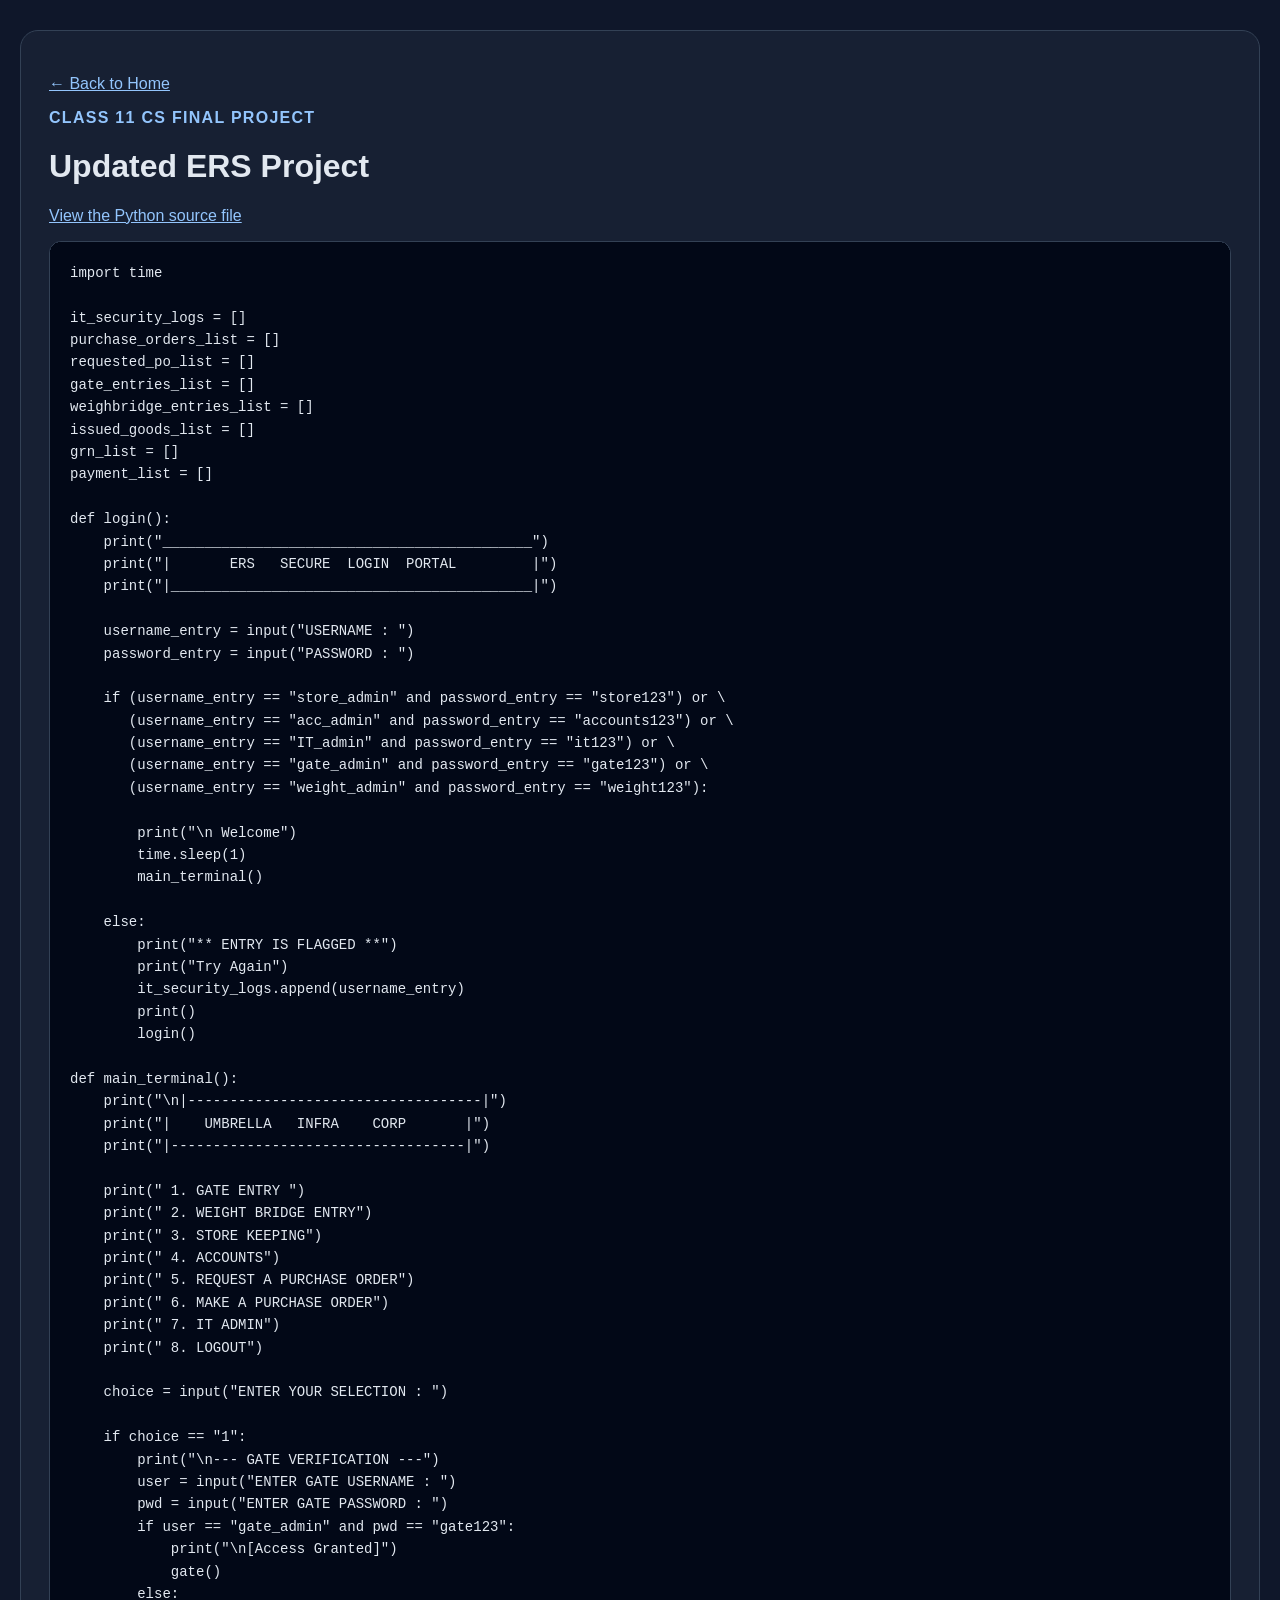
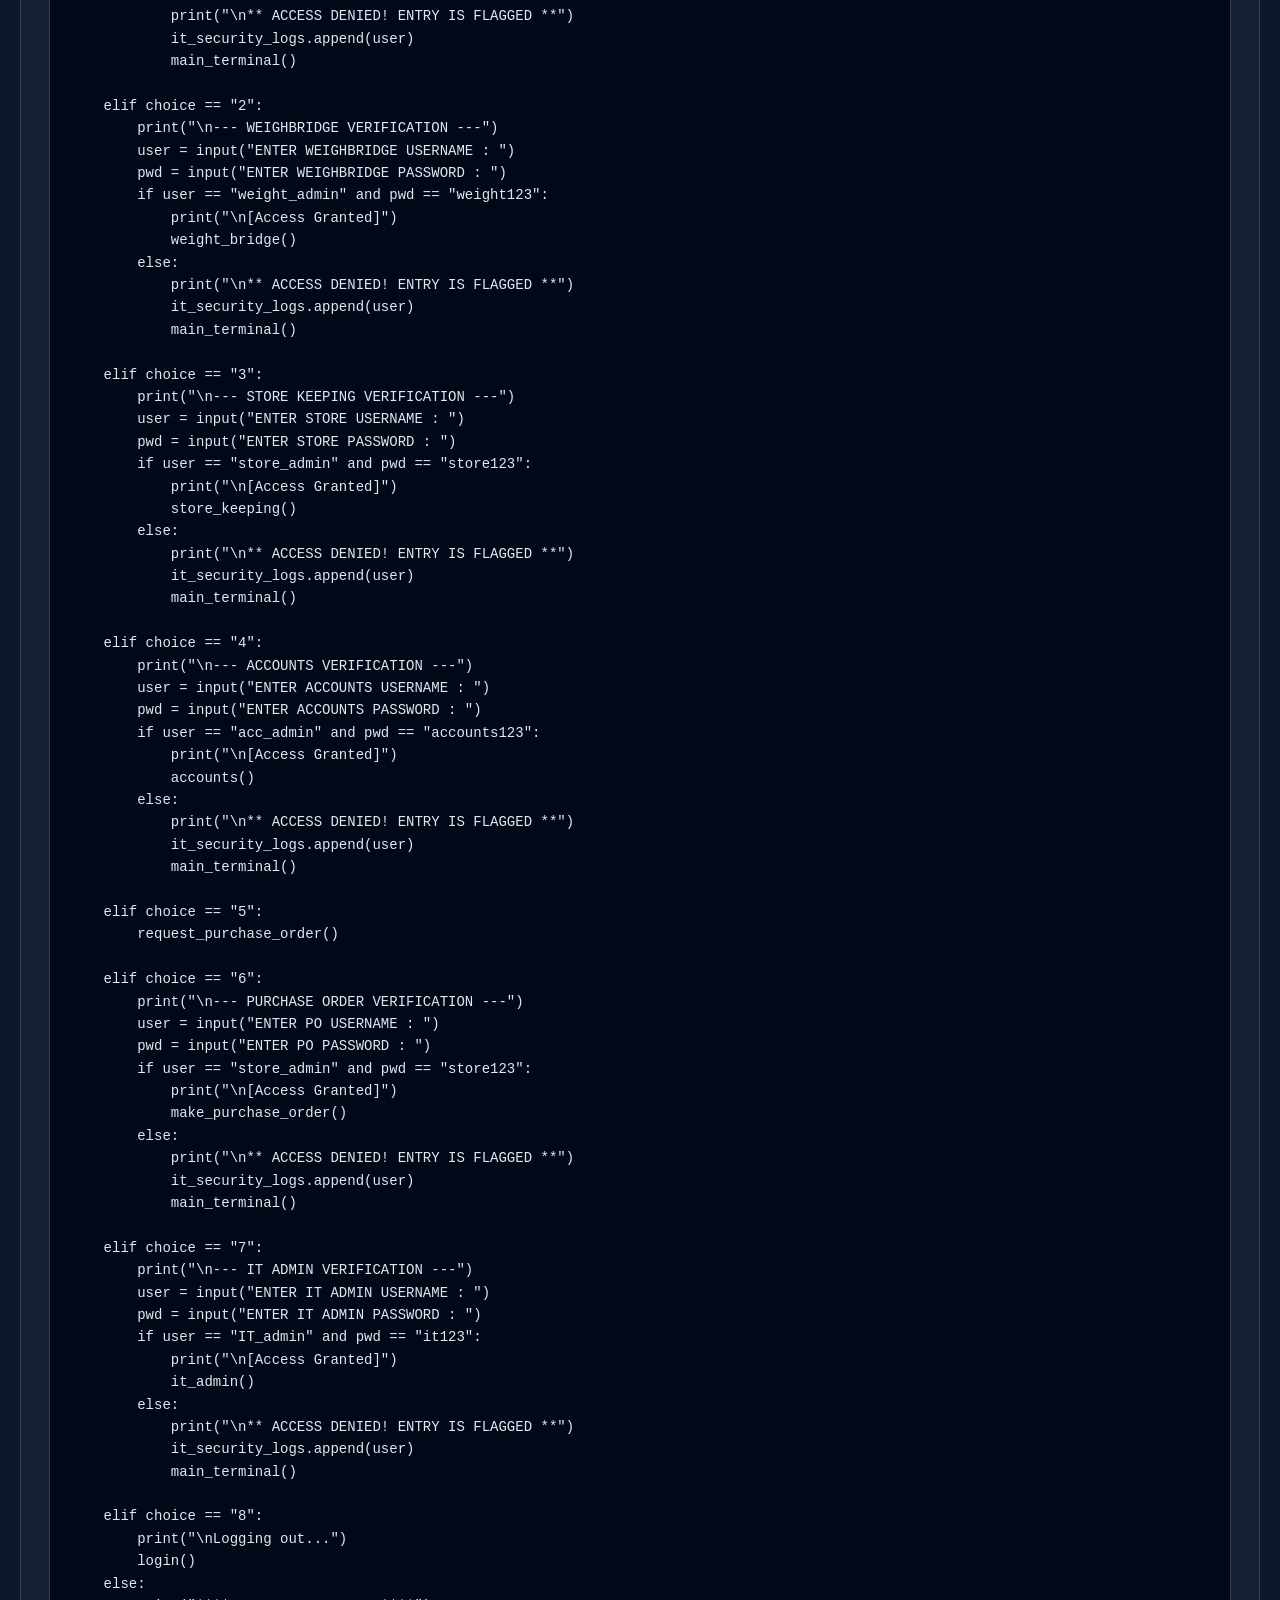
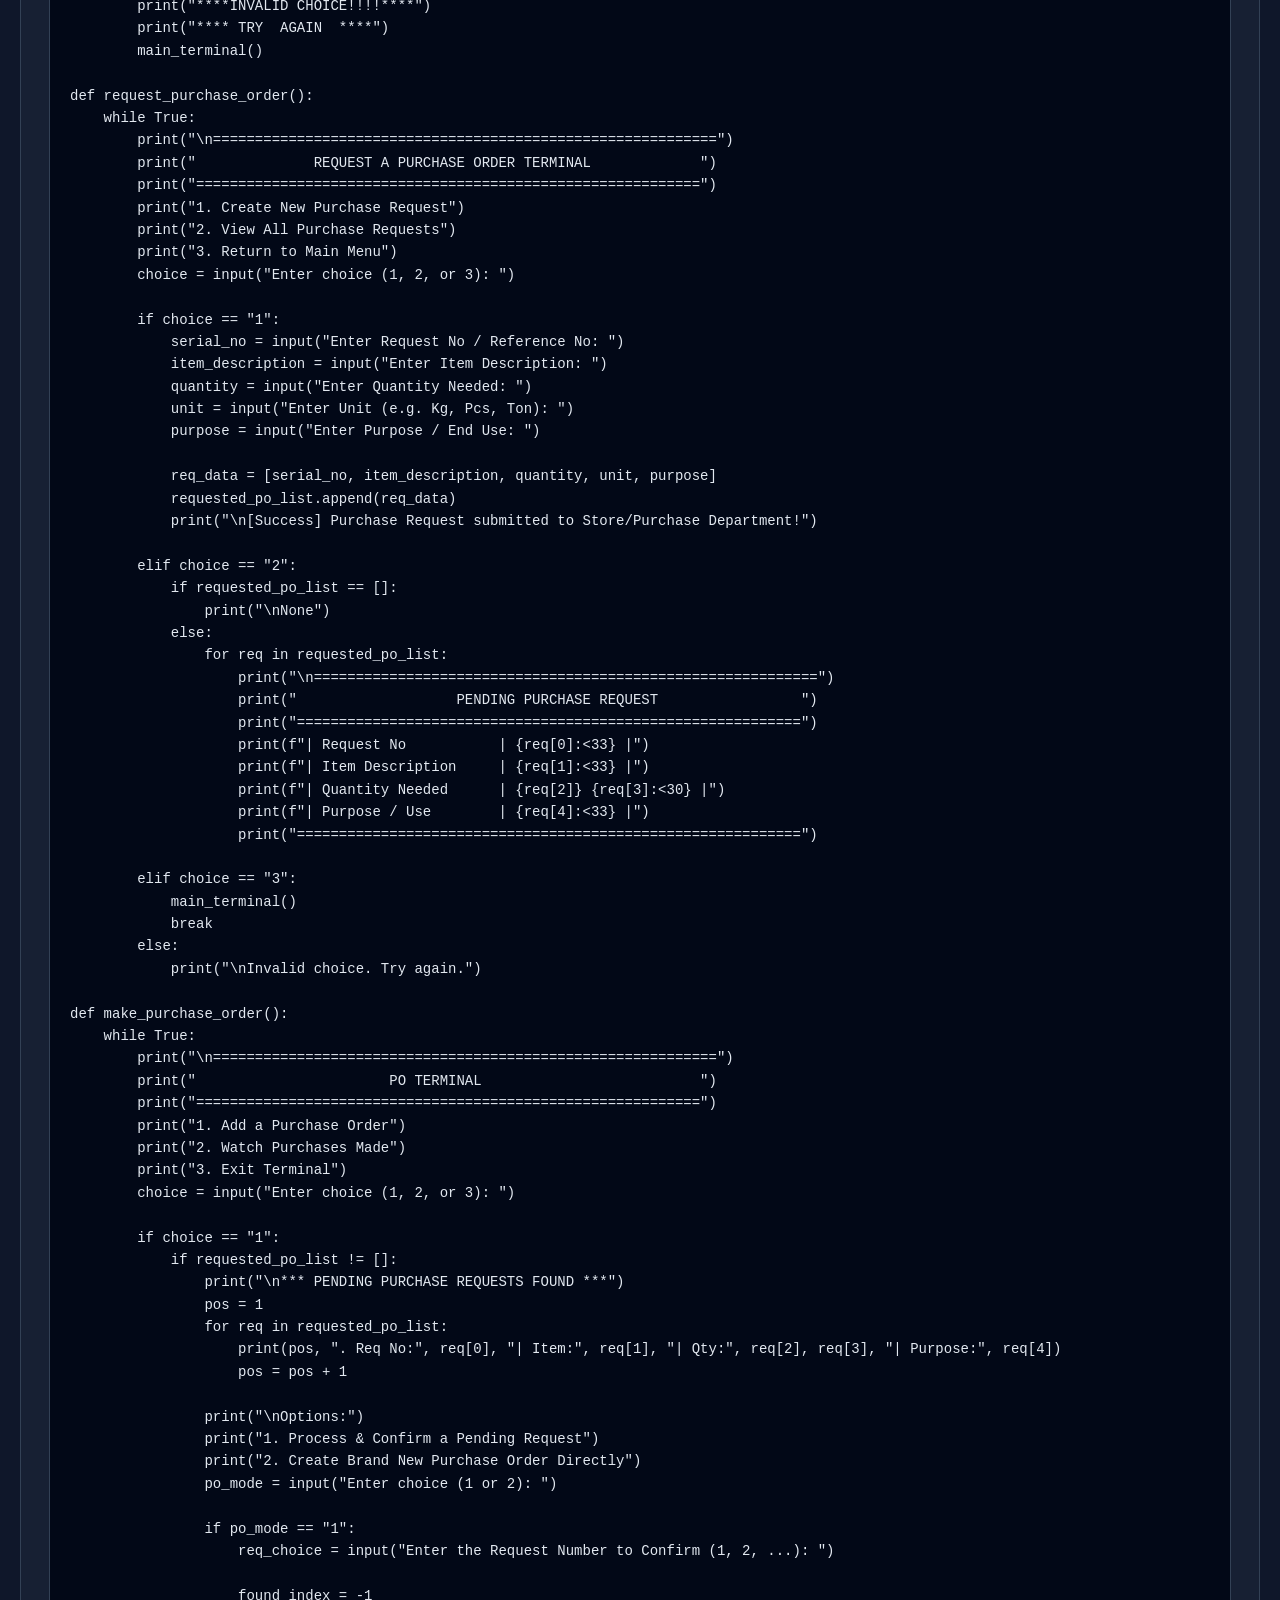
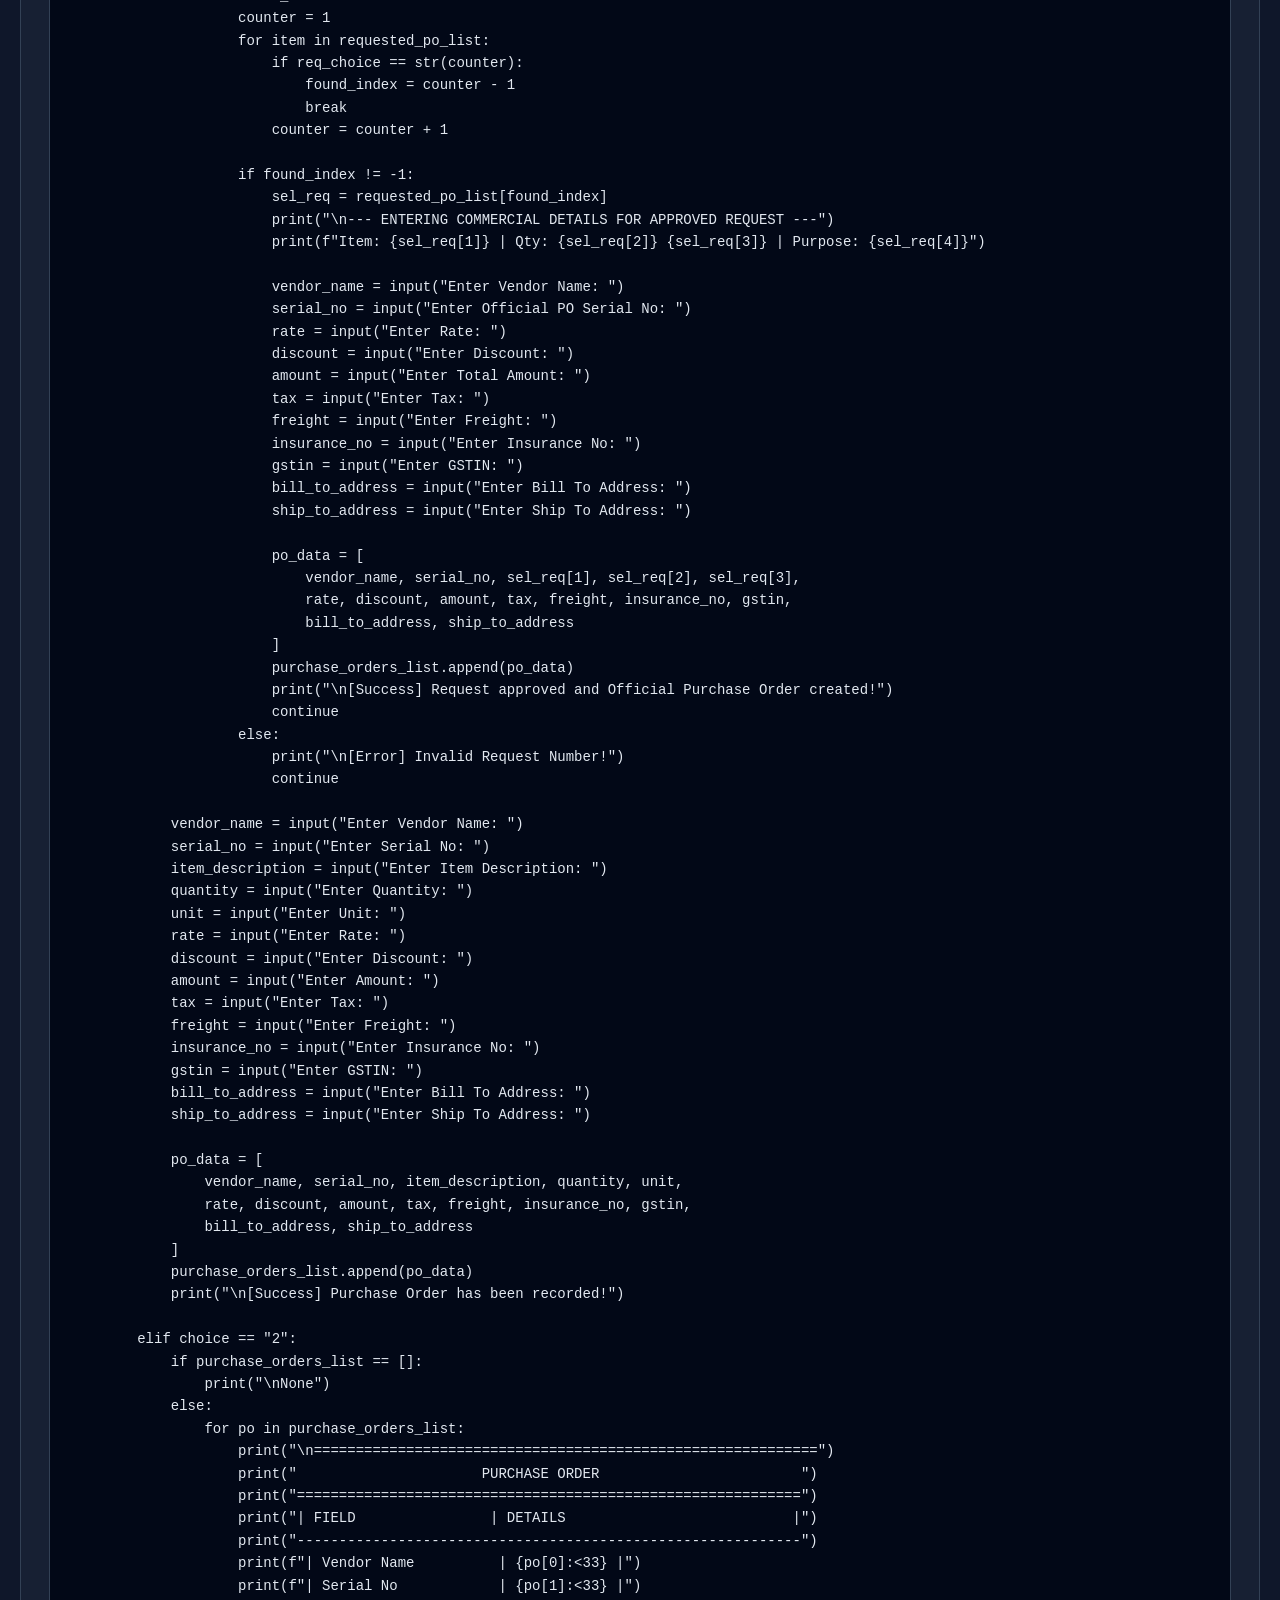
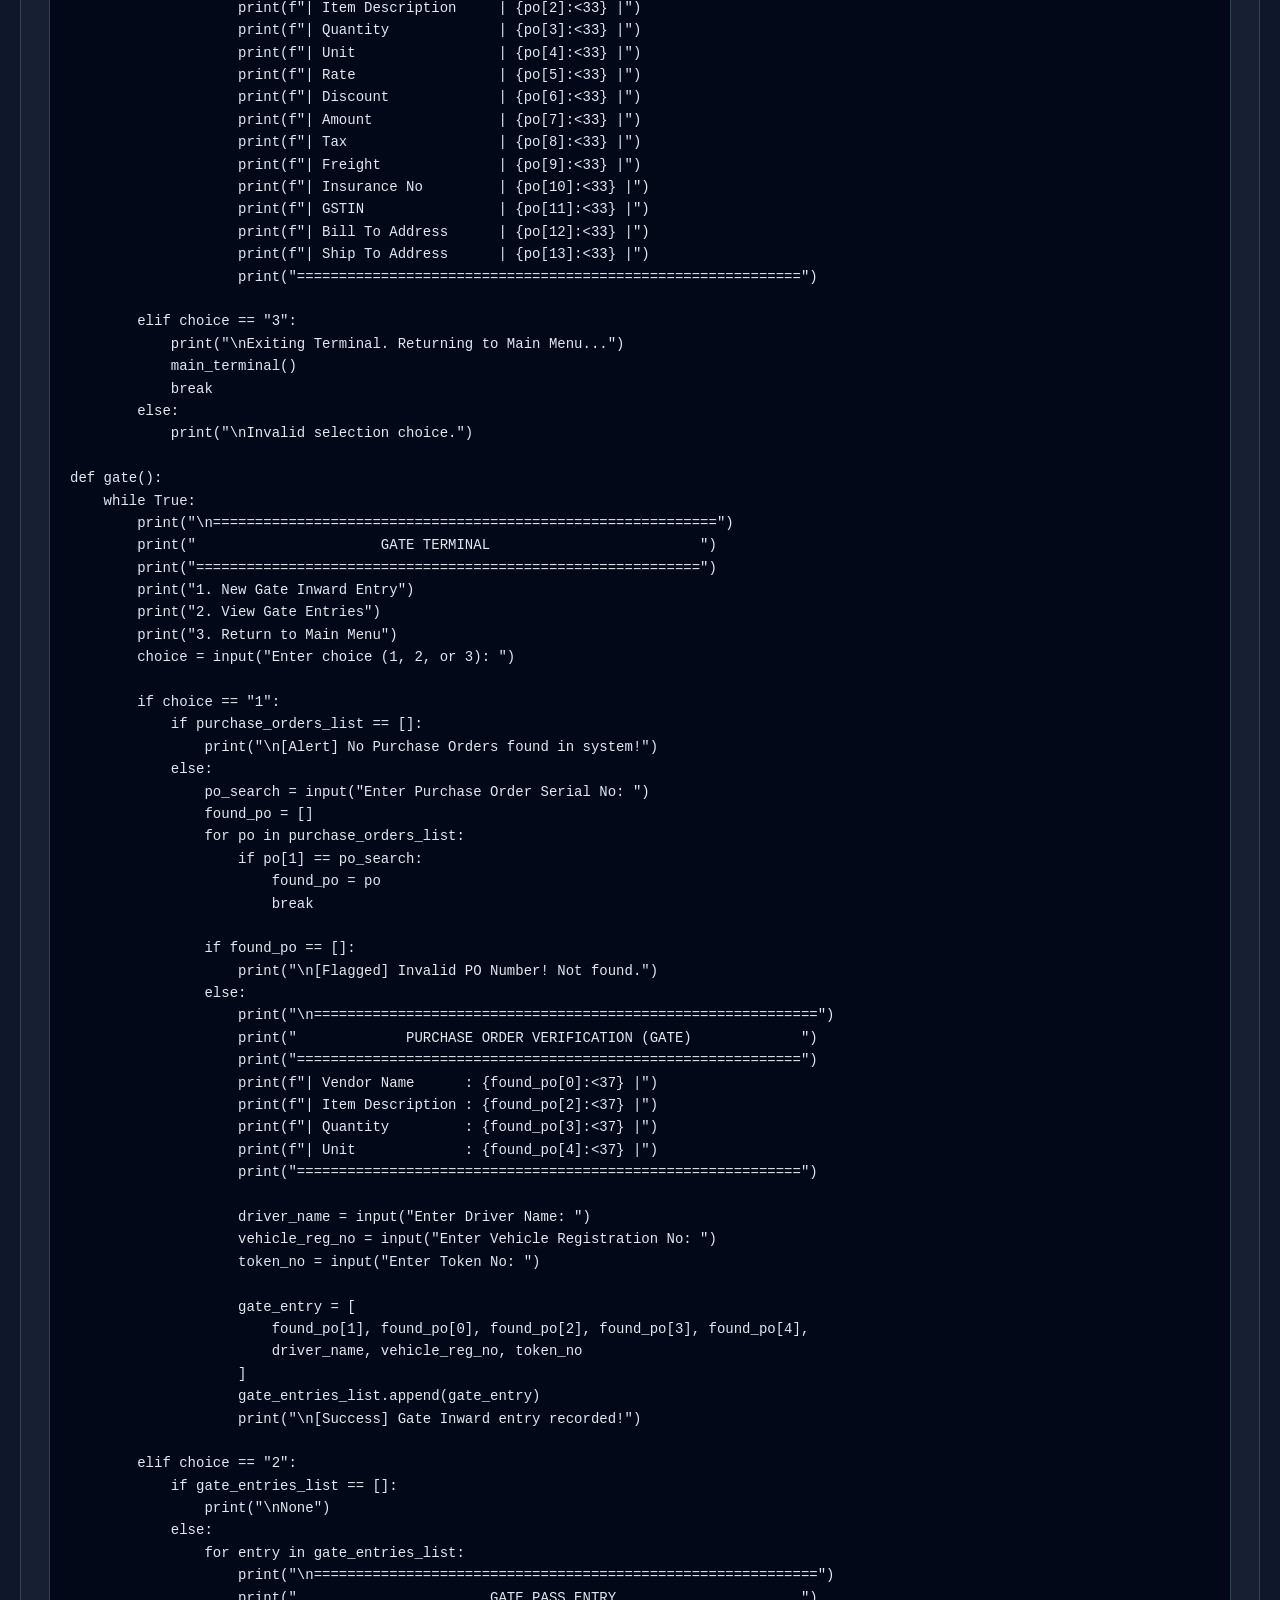
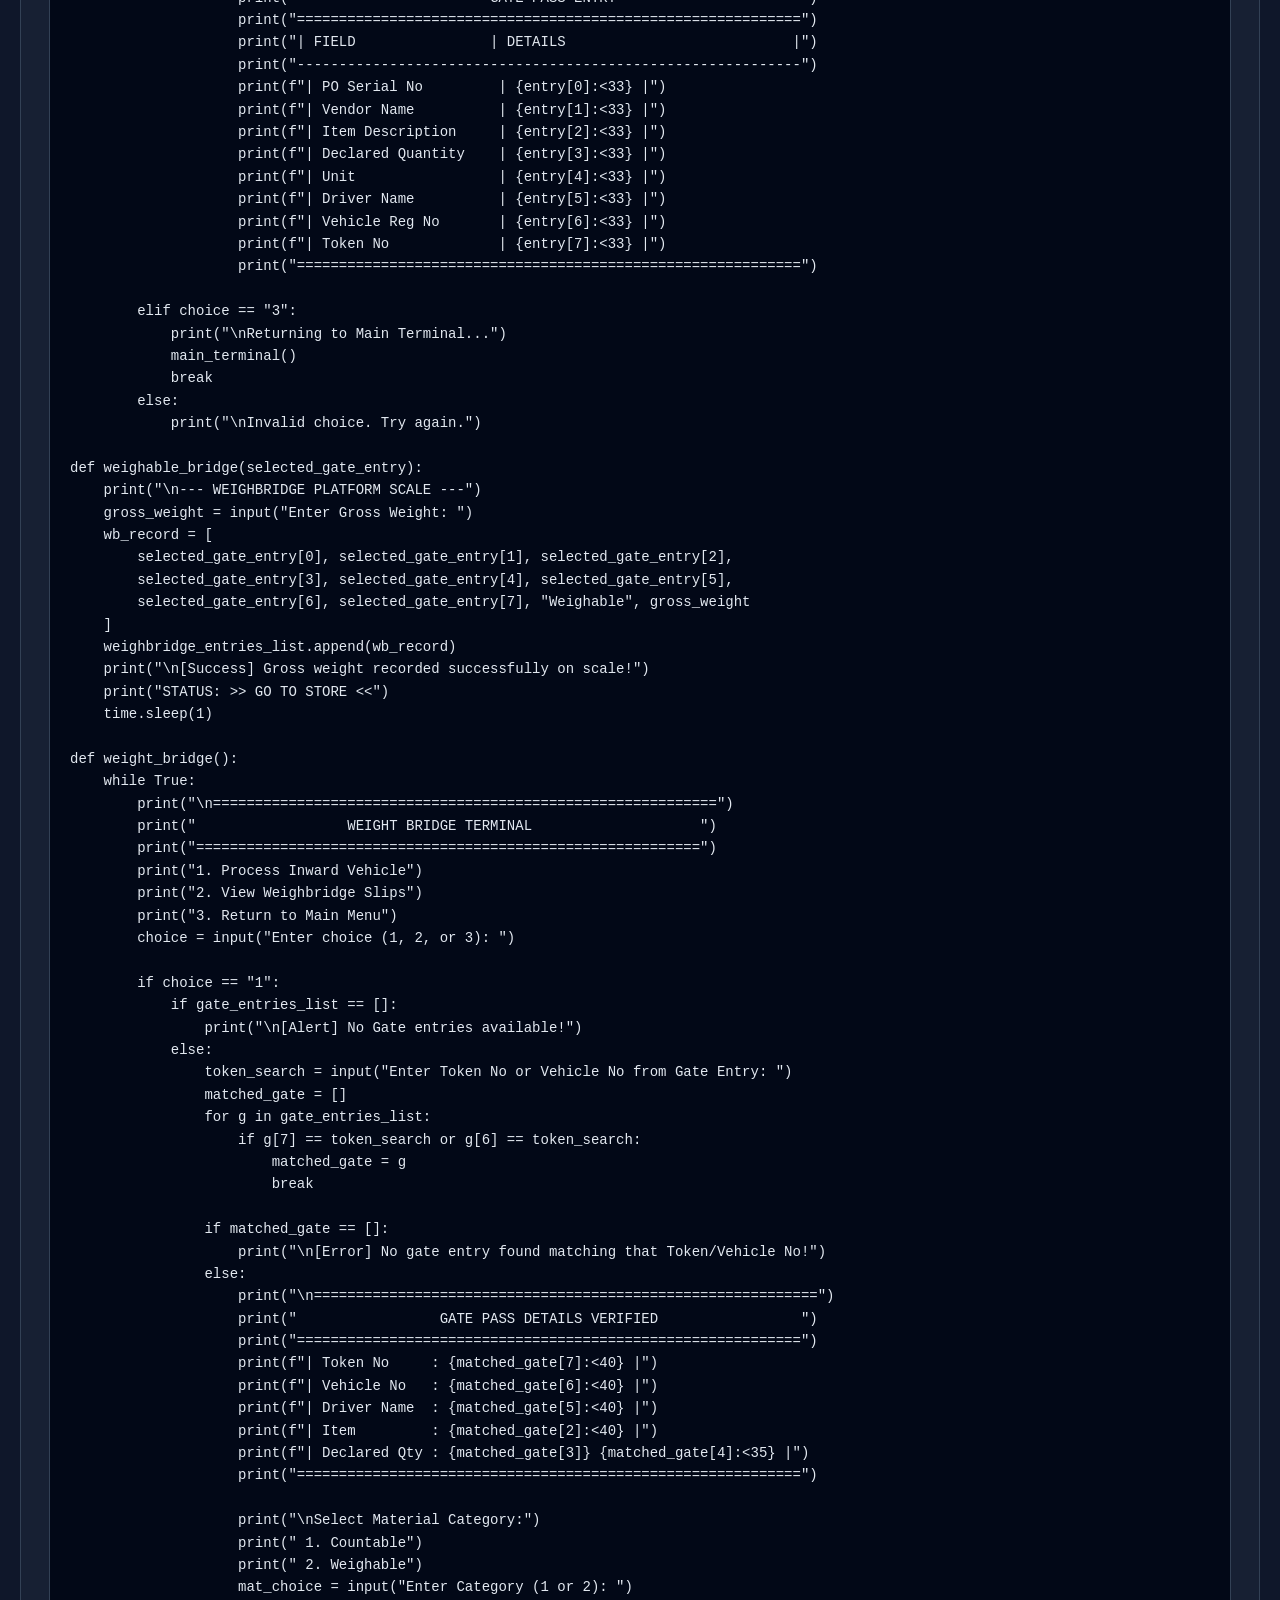
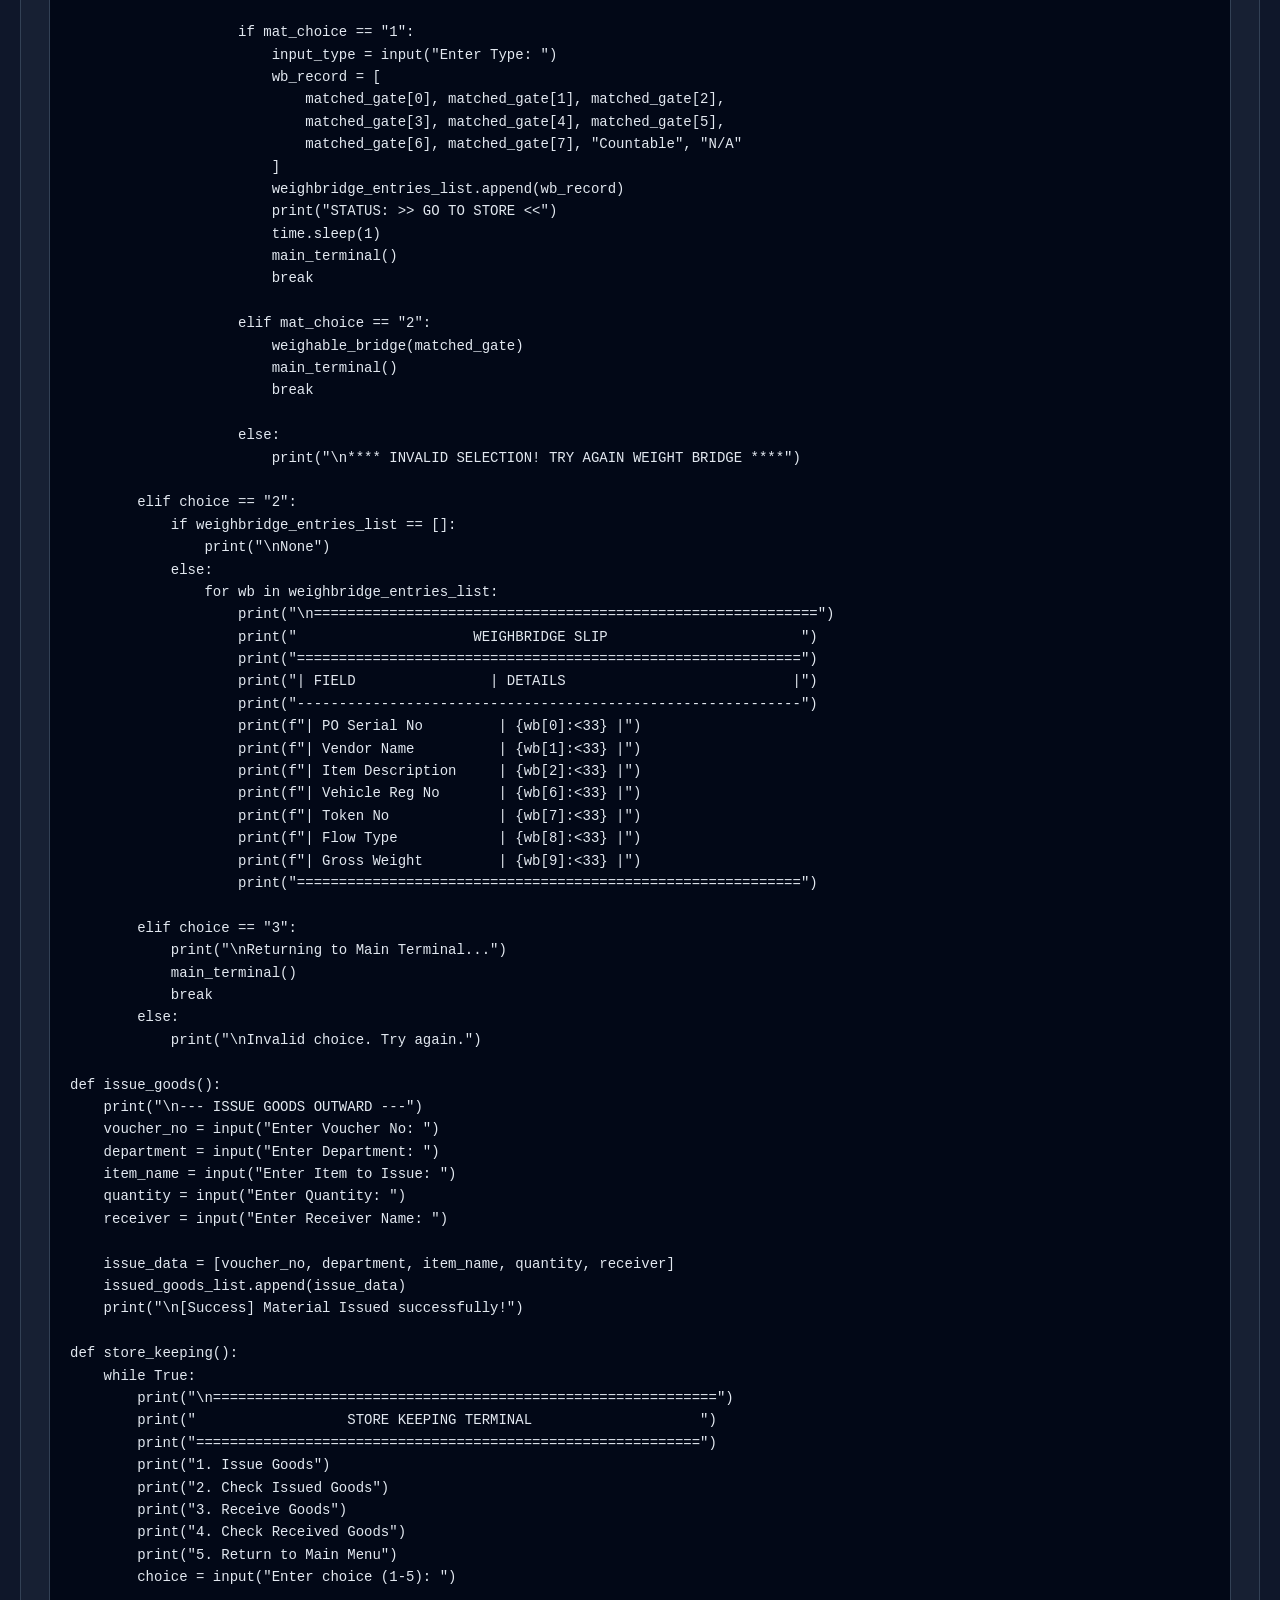
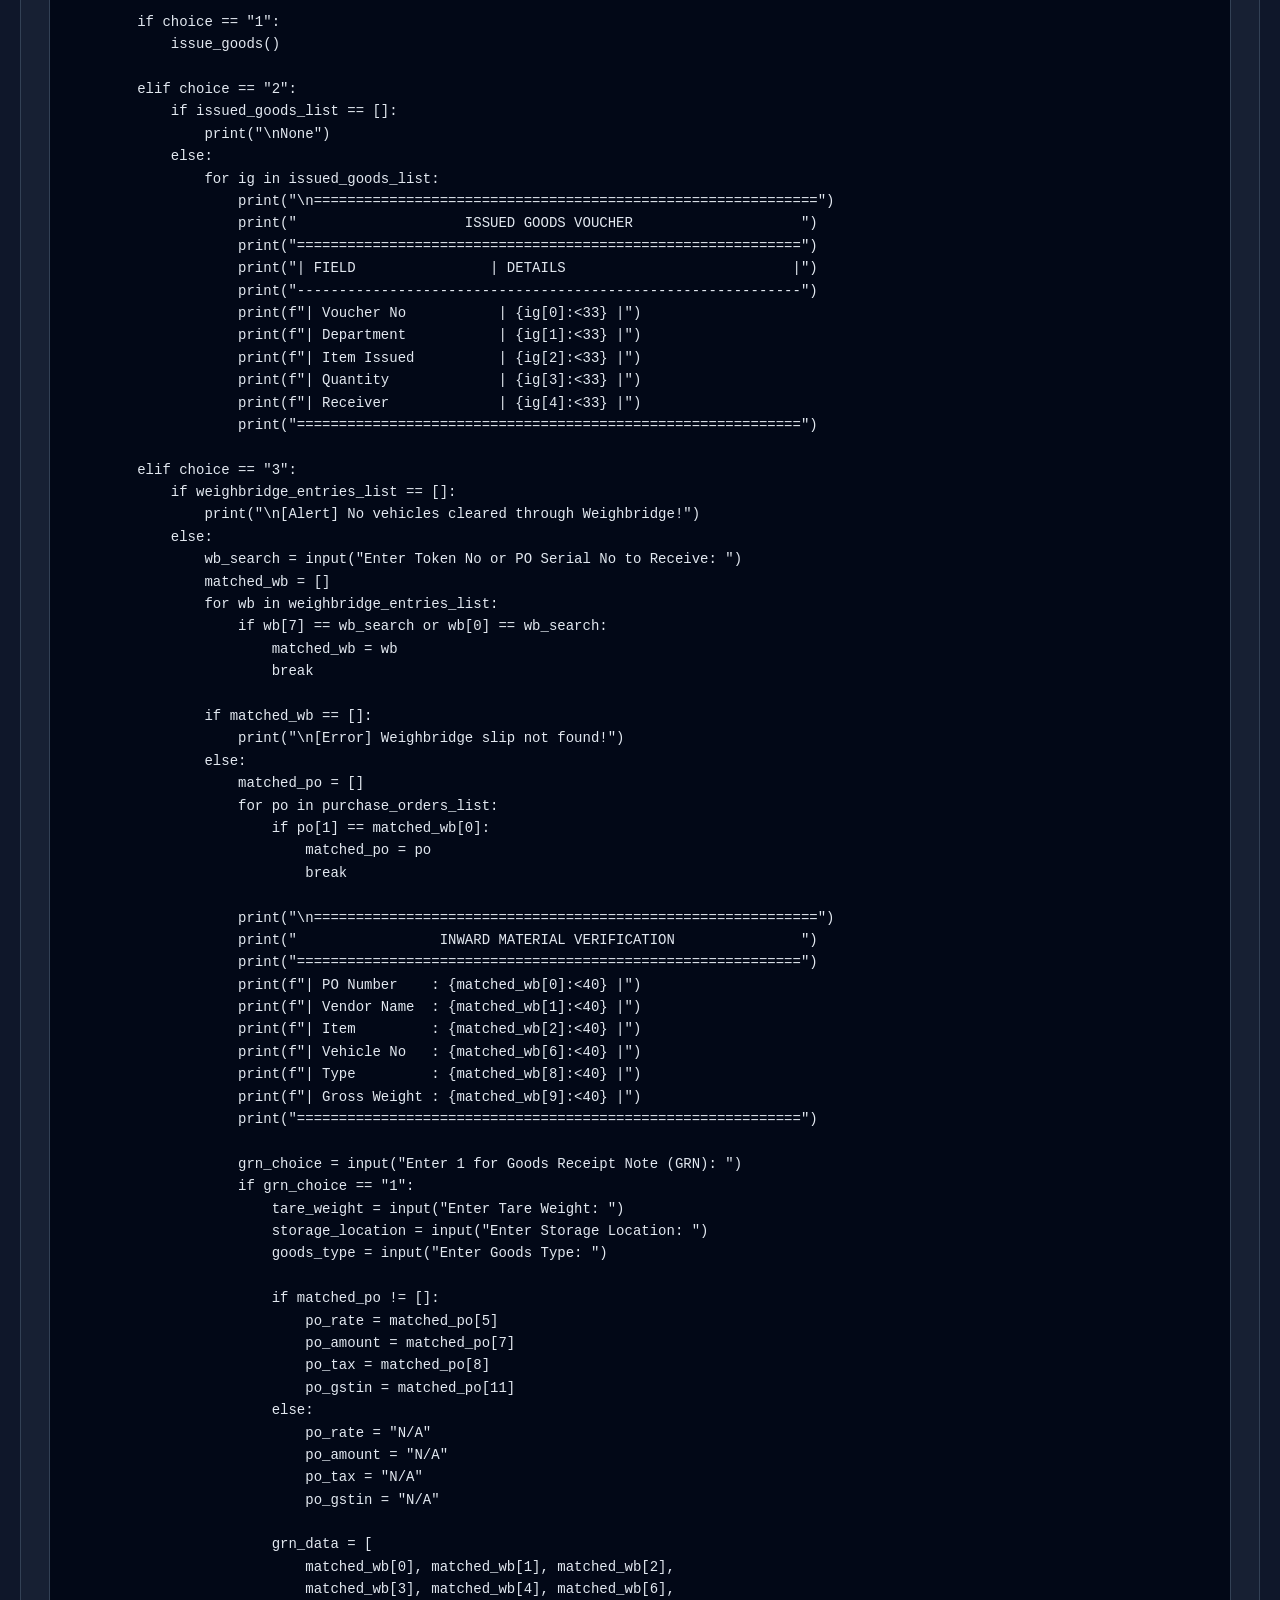
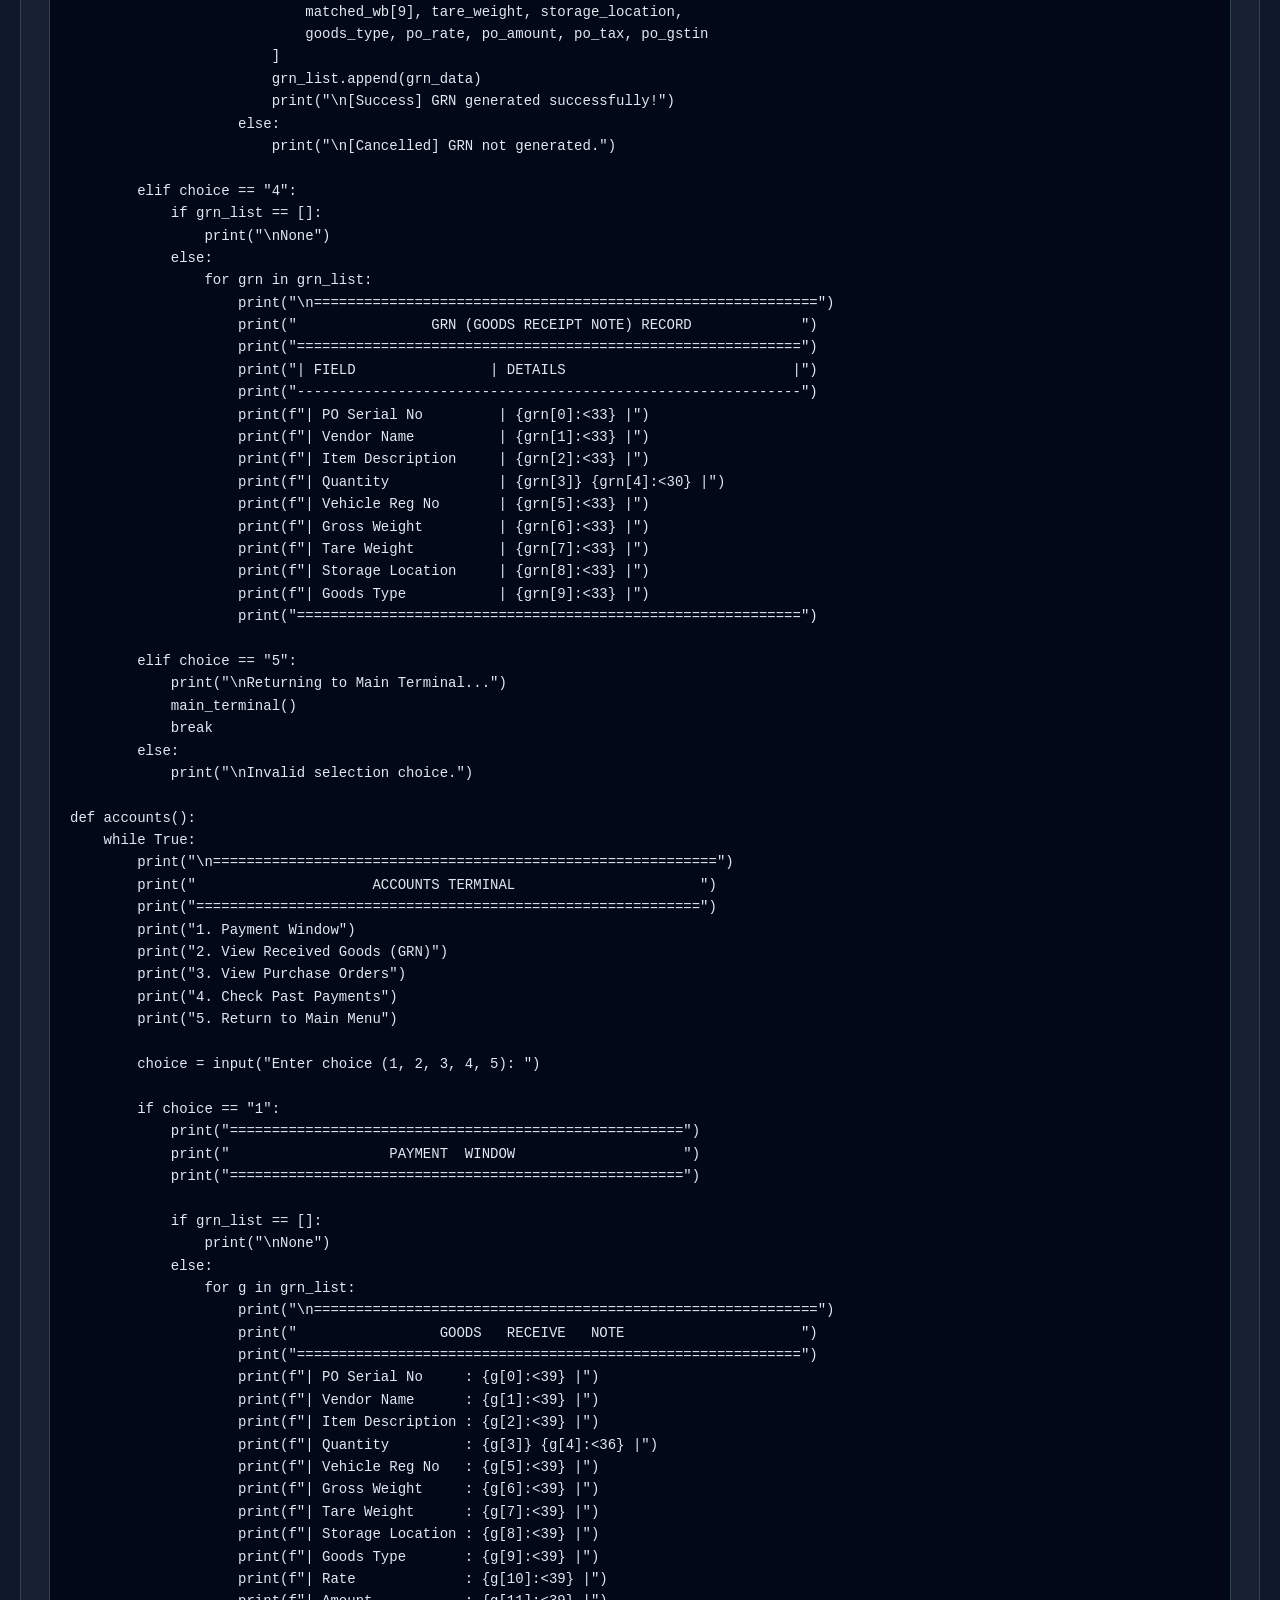
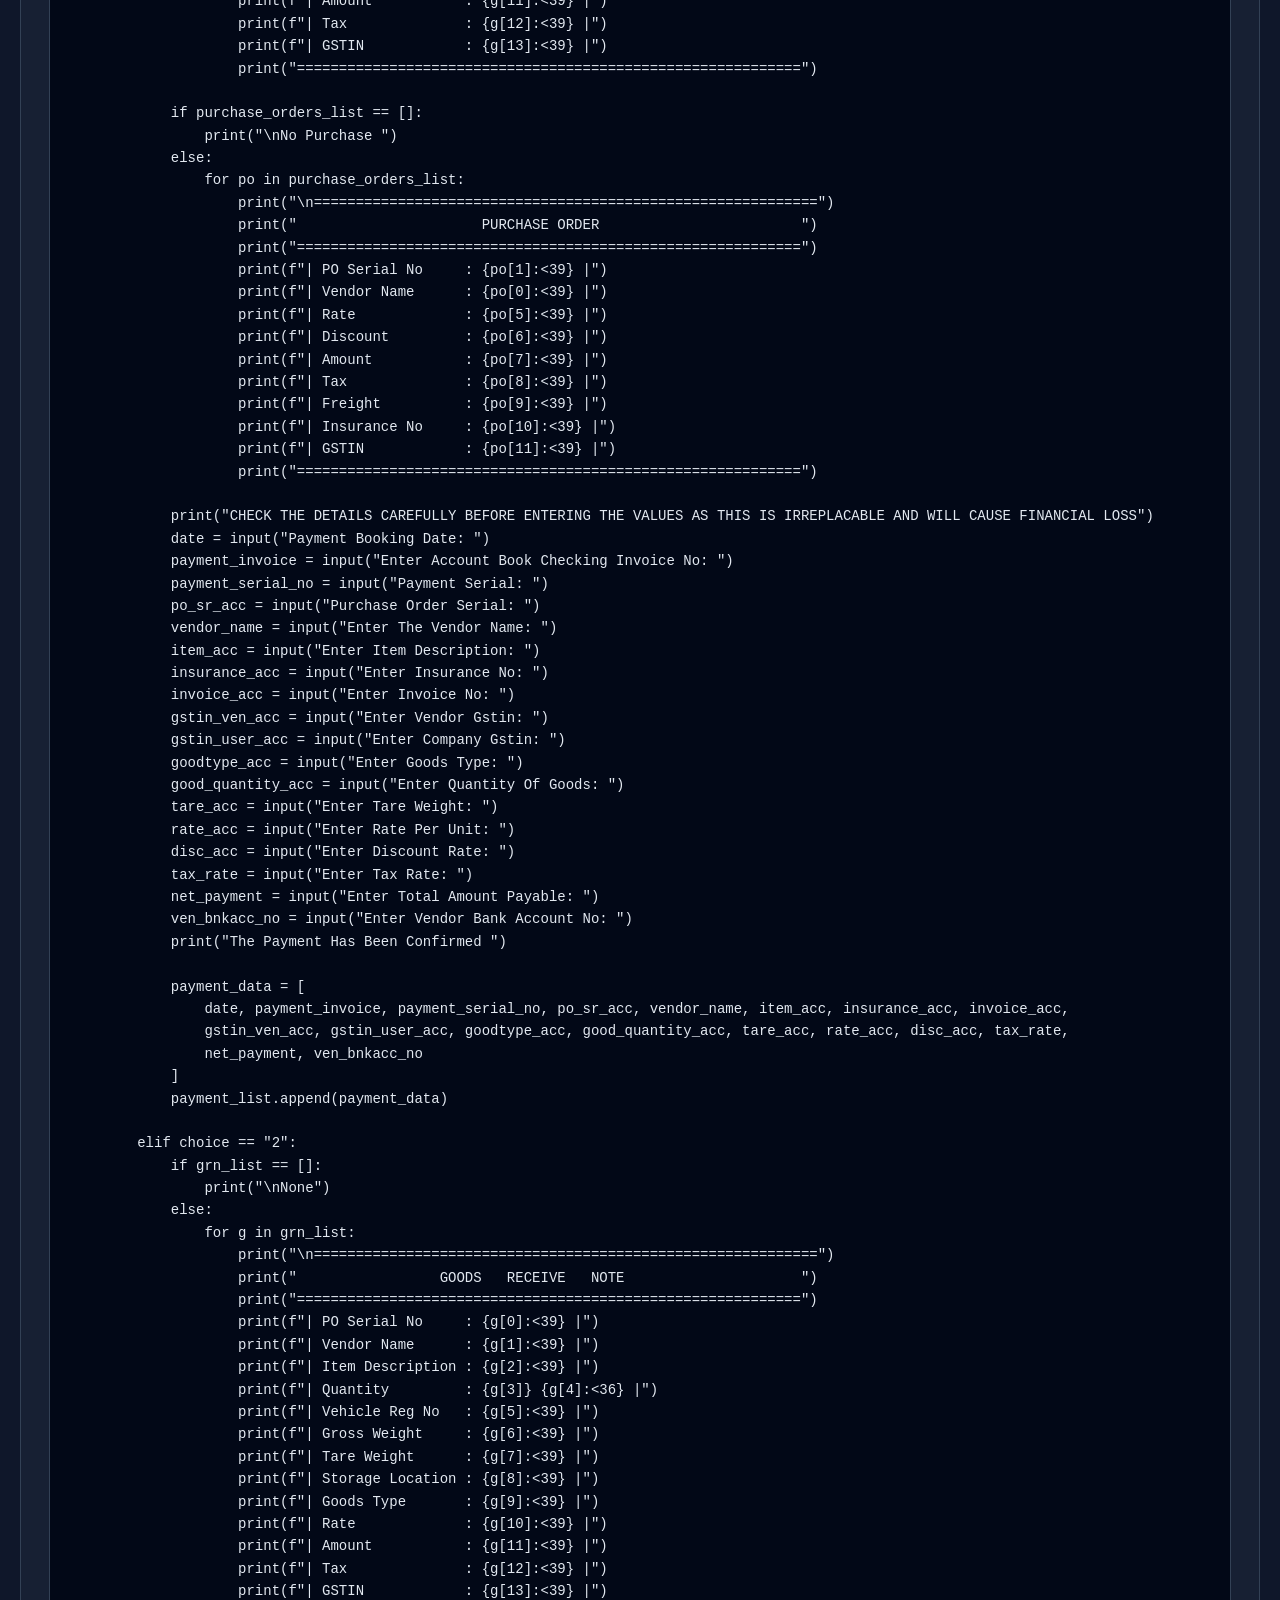
<file: pages/updated-ers-project.html>
<!DOCTYPE html>
<html lang="en">
<head>
  <meta charset="UTF-8" />
  <meta name="viewport" content="width=device-width, initial-scale=1.0" />
  <title>Updated ERS Project</title>
  <style>
    body { margin: 0; padding: 30px 20px; font-family: Arial, sans-serif; background: #0f172a; color: #e2e8f0; }
    .container { max-width: 1200px; margin: auto; background: #172033; border: 1px solid #334155; border-radius: 18px; padding: 28px; }
    .meta { color: #93c5fd; font-weight: bold; text-transform: uppercase; letter-spacing: .08em; }
    a { color: #93c5fd; }
    pre { background: #020817; border: 1px solid #334155; border-radius: 12px; padding: 20px; overflow: auto; white-space: pre; line-height: 1.6; font: 14px/1.6 Consolas, monospace; }
  </style>
</head>
<body>
  <main class="container">
    <p><a href="../index.html">← Back to Home</a></p>
    <p class="meta">Class 11 CS Final Project</p>
    <h1>Updated ERS Project</h1>
    <p><a href="updated-ers-project.py">View the Python source file</a></p>
    <pre><code id="source">Loading project code…</code></pre>
  </main>
  <script>
    fetch('updated-ers-project.py')
      .then(response => {
        if (!response.ok) throw new Error('Could not load the Python source.');
        return response.text();
      })
      .then(code => { document.getElementById('source').textContent = code; })
      .catch(error => { document.getElementById('source').textContent = error.message; });
  </script>
</body>
</html>
</file>
<file: style.css>
body {
  margin: 0;
  font-family: Arial, Helvetica, sans-serif;
  background: linear-gradient(135deg, #0f172a, #111827, #1e293b);
  color: #e2e8f0;
}

* { box-sizing: border-box; }

.container {
  width: min(1100px, 90%);
  margin: 0 auto;
}

.narrow {
  max-width: 800px;
}

.hero {
  padding: 72px 0 34px;
  text-align: center;
  background: rgba(15, 23, 42, 0.7);
  border-bottom: 1px solid rgba(148, 163, 184, 0.2);
}

.eyebrow {
  letter-spacing: 0.18em;
  text-transform: uppercase;
  color: #93c5fd;
  font-size: 0.74rem;
  margin-bottom: 12px;
}

.hero h1 {
  margin: 0;
  font-size: clamp(2.2rem, 5vw, 4rem);
}

.subtitle {
  margin-top: 12px;
  color: #cbd5e1;
  font-size: 1.05rem;
}

main {
  padding: 30px 0 60px;
}

.panel {
  background: rgba(15, 23, 42, 0.82);
  border: 1px solid rgba(148, 163, 184, 0.22);
  border-radius: 18px;
  padding: 24px;
  margin-bottom: 24px;
  box-shadow: 0 10px 24px rgba(0, 0, 0, 0.2);
}

.field-row {
  display: flex;
  flex-direction: column;
  gap: 8px;
  margin-bottom: 18px;
}

label {
  font-weight: 700;
}

input, textarea, button, .btn {
  font: inherit;
}

input, textarea {
  width: 100%;
  background: rgba(15, 23, 42, 0.7);
  border: 1px solid rgba(148, 163, 184, 0.26);
  border-radius: 10px;
  color: #f8fafc;
  padding: 12px 14px;
}

textarea {
  resize: vertical;
  min-height: 260px;
}

.button-row {
  display: flex;
  gap: 12px;
  flex-wrap: wrap;
  align-items: center;
}

button, .btn {
  display: inline-flex;
  align-items: center;
  justify-content: center;
  border-radius: 10px;
  padding: 12px 18px;
  font-weight: 700;
  text-decoration: none;
  border: none;
  cursor: pointer;
}

.primary {
  background: #2563eb;
  color: white;
}

.secondary {
  background: rgba(148, 163, 184, 0.15);
  color: #e2e8f0;
}

.entry-list {
  display: grid;
  grid-template-columns: repeat(auto-fit, minmax(220px, 1fr));
  gap: 18px;
}

.entry-card {
  display: block;
  background: rgba(15, 23, 42, 0.72);
  border: 1px solid rgba(148, 163, 184, 0.2);
  border-radius: 14px;
  padding: 18px;
  color: #f8fafc;
  text-decoration: none;
}

.date-pill {
  display: inline-block;
  background: #1d4ed8;
  color: #edf6ff;
  border-radius: 999px;
  padding: 5px 10px;
  font-size: 0.72rem;
  margin-bottom: 10px;
}

.entry-card h3 {
  margin: 0 0 8px;
}

.helper-text {
  color: #cbd5e1;
  line-height: 1.6;
}

.hidden {
  display: none;
}

#generated-output {
  width: 100%;
  min-height: 420px;
  background: #020817;
  color: #e2e8f0;
  border: 1px solid rgba(148, 163, 184, 0.18);
  border-radius: 12px;
  padding: 18px;
  font-family: "Consolas", "Courier New", monospace;
  line-height: 1.6;
}
</file>
